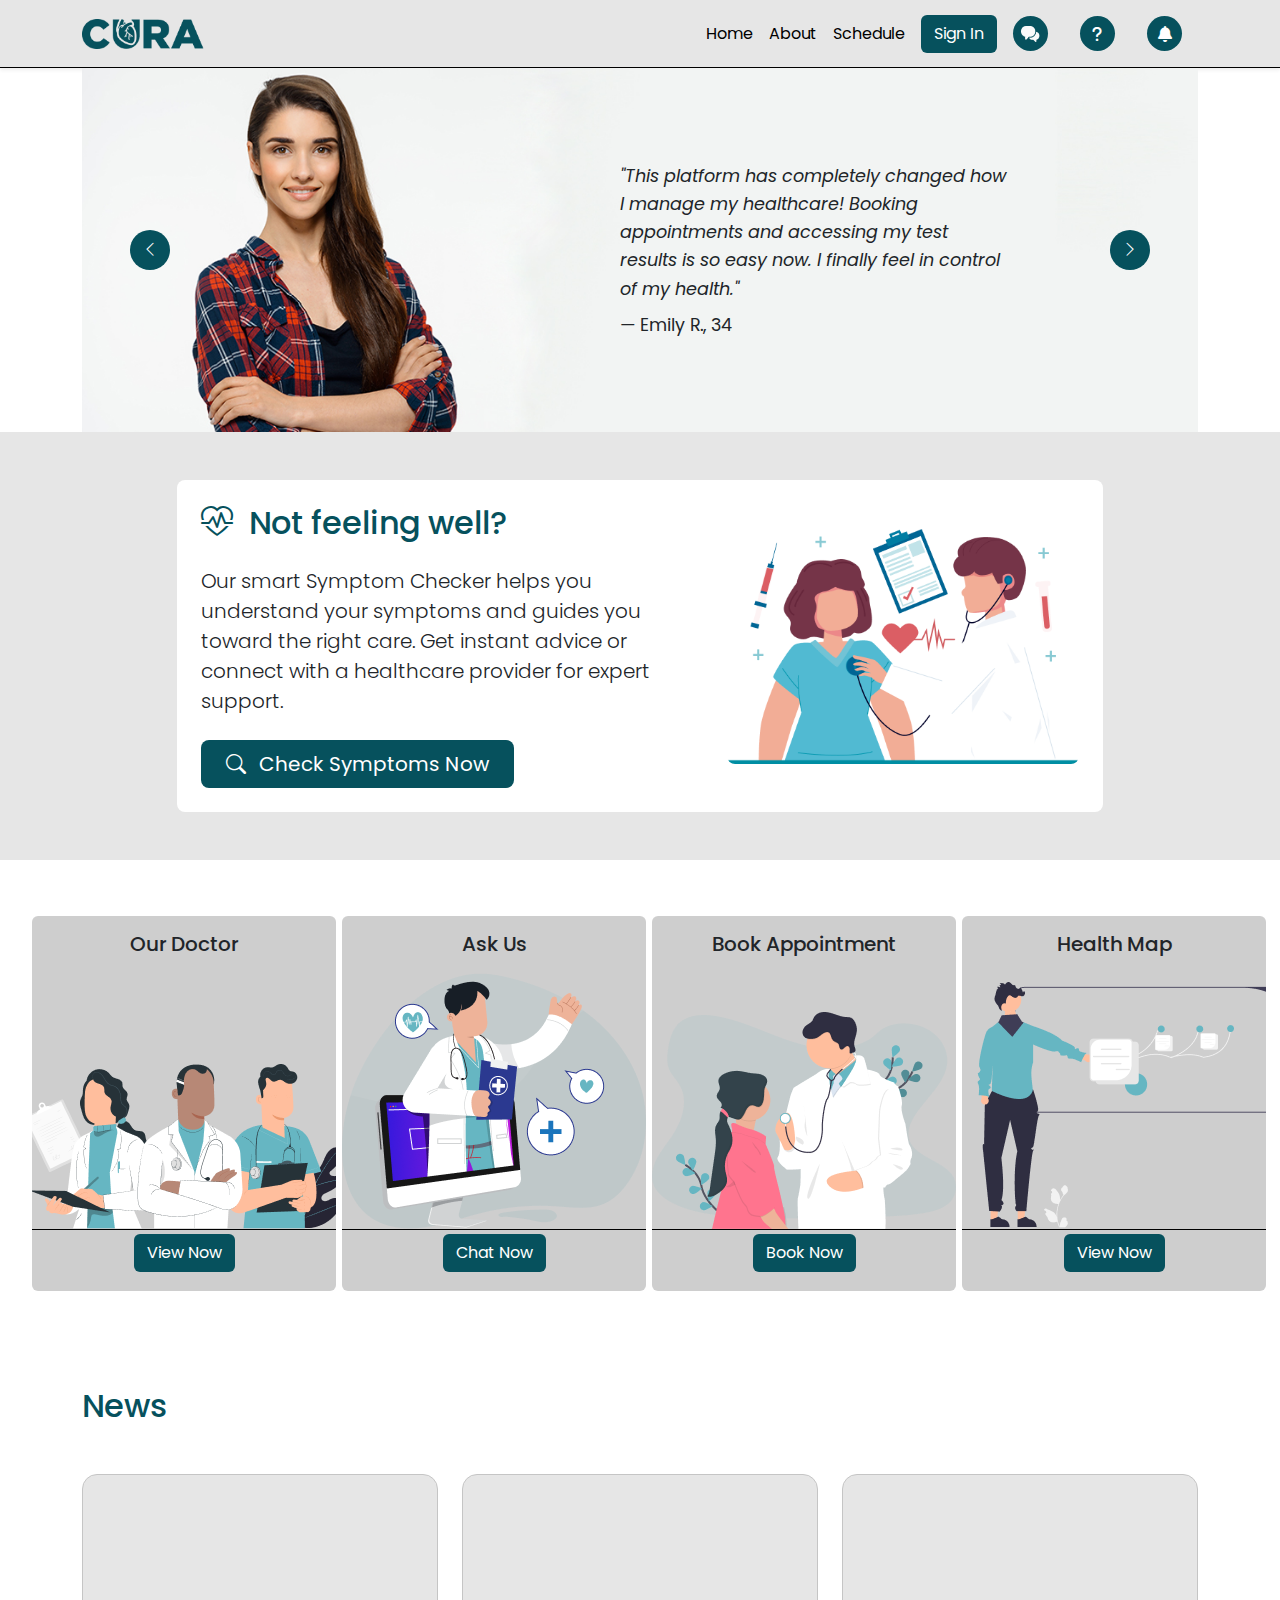
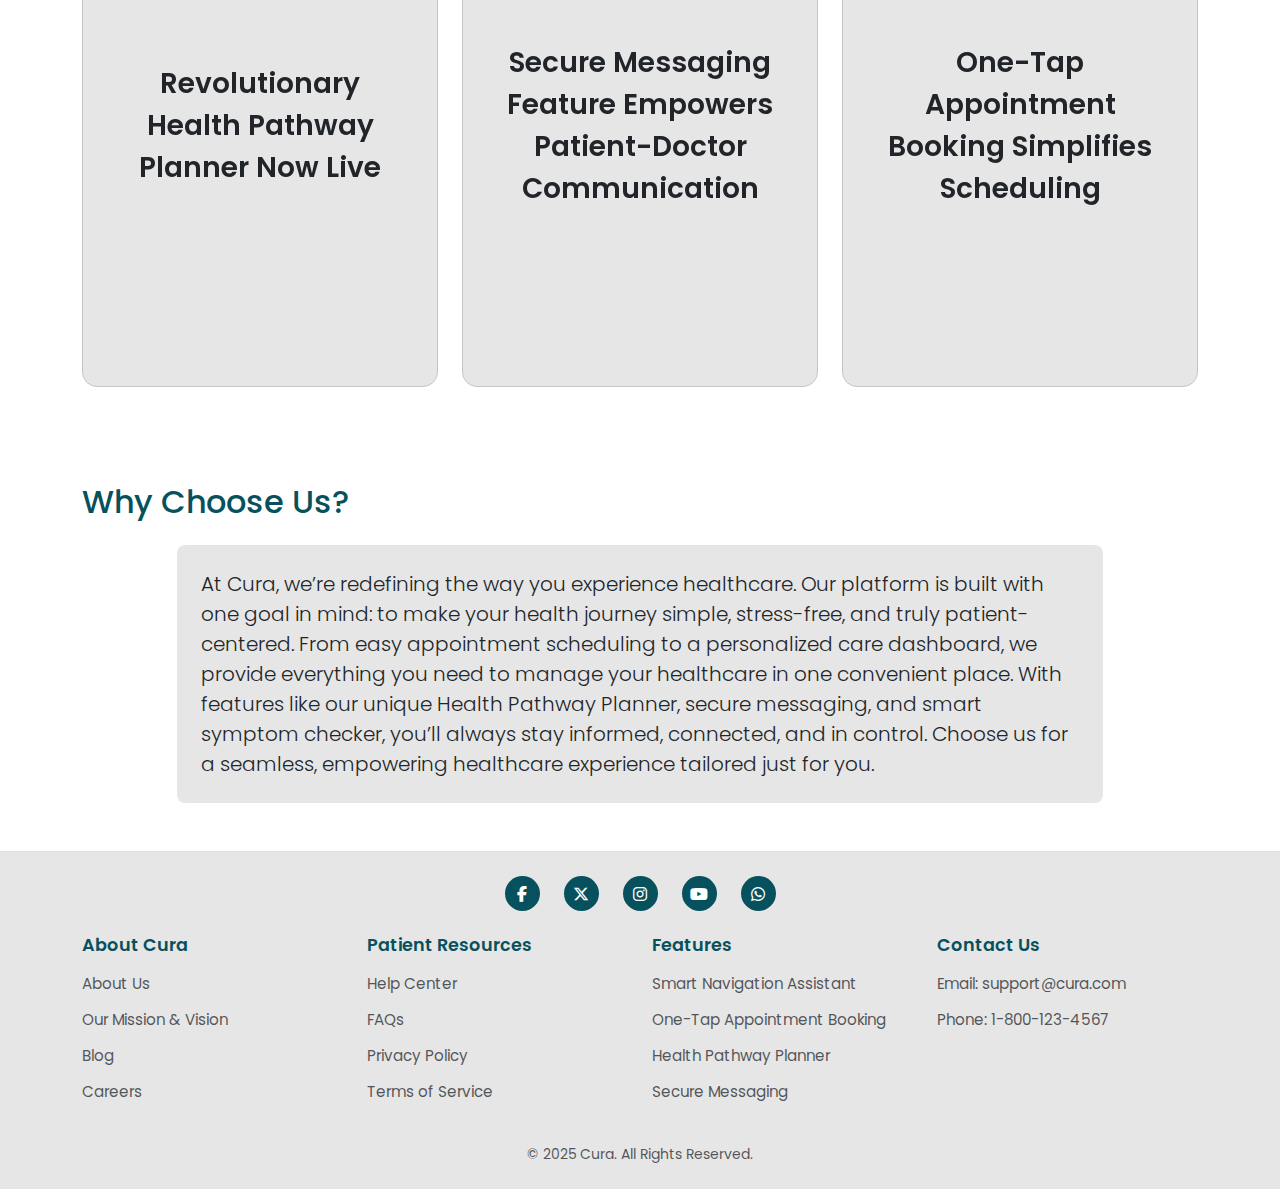
<file: index.html>
<!DOCTYPE html>
<html lang="en">

<head>
  <!-- Essential Meta Tags -->
  <meta charset="UTF-8" />
  <meta name="viewport" content="width=device-width, initial-scale=1.0" />
  <title>Cura - Your Trusted Healthcare Partner</title>

  <!-- Core Stylesheets -->
  <link rel="stylesheet" href="./homepage/assets/css/bootstrap.min.css" />
  <link rel="stylesheet" href="./homepage/assets/css/homepage.css" />

  <!-- Icon Libraries -->
  <link rel="stylesheet" href="https://cdn.jsdelivr.net/npm/bootstrap-icons@1.11.1/font/bootstrap-icons.css" />
  <link rel="stylesheet" href="https://cdnjs.cloudflare.com/ajax/libs/font-awesome/6.7.2/css/all.min.css" />
</head>

<body>
  <!-- Main Navigation -->
  <nav class="navbar navbar-expand-lg shadow-sm border-bottom border-black">
    <div class="container">
      <!-- Changed from container-fluid -->
      <!-- Brand Logo -->
      <a class="navbar-brand" href="#">
        <img src="./assets/Images/logo.png" alt="Cura Healthcare Logo" height="30" />
      </a>

      <!-- Mobile Toggle -->
      <button class="navbar-toggler" type="button" data-bs-toggle="collapse" data-bs-target="#navbarNav">
        <span class="navbar-toggler-icon"></span>
      </button>

      <!-- Navigation Links -->
      <div class="collapse navbar-collapse" id="navbarNav">
        <ul class="navbar-nav ms-auto align-items-lg-center">
          <li class="nav-item">
            <a class="nav-link" href="#">Home</a>
          </li>
          <li class="nav-item">
            <a class="nav-link" href="./about/about.html">About</a>
          </li>
          <li class="nav-item">
            <a class="nav-link" href="./Schedule/schedule.html">Schedule</a>
            <!-- Fixed capitalization -->
          </li>
          <!-- Authentication -->
          <li class="nav-item ms-2">
            <a class="btn sign-in-btn" href="#"  data-bs-toggle="modal" data-bs-target="#contactModal">Sign In</a>
          </li>
          <!-- Utility Icons -->
          <li class="nav-item mx-2">
            <a href="./chat/chat.html" class="nav-link">
              <div class="icon-circle">
                <img src="./assets/Images/Group 78.png" alt="User Profile" />
              </div>
            </a>
          </li>
          <li class="nav-item mx-2">
            <a href="#" class="nav-link">
              <div class="icon-circle">
                <i class="fa-solid fa-question"></i>
              </div>
            </a>
          </li>
          <li class="nav-item mx-2">
            <a href="#" class="nav-link">
              <div class="icon-circle">
                <i class="fa-solid fa-bell"></i>
              </div>
            </a>
          </li>
        </ul>
      </div>
    </div>
  </nav>

  <!-- Hero Section -->
  <section class="hero-section">
    <div class="container">
      <div class="hero-content position-relative">
        <!-- Hero Image -->
        <img src="./assets/Images/homepage-banner.png" class="img-fluid" alt="Healthcare Dashboard Preview" />

        <!-- Testimonial Quote -->
        <p class="testimonial-text position-absolute top-50 end-0 translate-middle-y fst-italic">
          "This platform has completely changed how I manage my healthcare!
          Booking appointments and accessing my test results is so easy now. I
          finally feel in control of my health."
          <span class="d-block mt-2 fst-normal">— Emily R., 34</span>
        </p>

        <!-- Slider Navigation -->
        <div class="hero-nav">
          <button class="nav-btn position-absolute top-50 start-0 translate-middle-y ms-5">
            <i class="bi bi-chevron-left"></i>
          </button>
          <button class="nav-btn position-absolute top-50 end-0 translate-middle-y me-5">
            <i class="bi bi-chevron-right"></i>
          </button>
        </div>
      </div>
    </div>
  </section>

  <!-- Symptom Checker Section -->
  <section class="symptom-checker-section py-5" style="background-color: var(--gray-light)">
    <div class="container">
      <div class="row justify-content-center">
        <div class="col-lg-10">
          <!-- Changed from col-lg-12 -->
          <div class="checker-card p-4 bg-white rounded-3">
            <div class="row align-items-center g-4">
              <!-- Content Area -->
              <div class="col-lg-7">
                <h2 class="mb-4" style="color: #06515d">
                  <i class="bi bi-heart-pulse me-2"></i>
                  Not feeling well?
                </h2>
                <p class="lead mb-4">
                  Our smart Symptom Checker helps you understand your symptoms
                  and guides you toward the right care. Get instant advice or
                  connect with a healthcare provider for expert support.
                </p>
                <a href="./symAccordian/symAccordian.html" class="btn btn-lg text-white px-4"
                  style="background-color: #06515d">
                  <i class="bi bi-search me-2"></i>
                  Check Symptoms Now
                </a>
              </div>

              <!-- Image Area -->
              <div class="col-lg-5">
                <div class="image-wrapper rounded-3 overflow-hidden">
                  <img src="./assets/Images/homepage-sec2.png" class="img-fluid w-100"
                    alt="Symptom Checker Interface" />
                </div>
              </div>
            </div>
          </div>
        </div>
      </div>
    </div>
  </section>

  <!-- Services Section -->
  <section class="services-section py-5">
    <div class="container-fluid">
      <div class="row mx-2 mt-2">
        <!-- Card 1 -->
        <div class="col-lg-3 col-md-6">
          <div class="card border-0" style="width: 304px; height: 375px; background-color: #cecece">
            <h5 class="card-title mt-3 text-center">Our Doctor</h5>
            <img src="./assets/Images/homepage-ourdoc-image.png" class="" alt="Primary Care"
              style="margin-top: 100px" />
            <div
              class="card-body border-top border-black d-flex justify-content-center align-items-d-flex justify-content-center align-items-center pt-0">
              <a href="./about/about.html" class="btn text-white" style="background-color: #06515d">
                View Now
              </a>
            </div>
          </div>
        </div>

        <!-- Card 2 -->
        <div class="col-lg-3 col-md-6">
          <div class="card border-0" style="width: 304px; height: 375px; background-color: #cecece">
            <h5 class="card-title mt-3 text-center">Ask Us</h5>
            <img src="./assets/Images/homepage-askus-image.png" class="img-fluid" alt="Primary Care"
              style="margin-top: 9px" />
            <div
              class="card-body border-top border-black d-flex justify-content-center align-items-d-flex justify-content-center align-items-center pt-0">
              <a href="./secMsg/secMsg.html" class="btn text-white" style="background-color: #06515d">
                Chat Now
              </a>
            </div>
          </div>
        </div>

        <!-- Card 3 -->
        <div class="col-lg-3 col-md-6">
          <div class="card border-0" style="width: 304px; height: 375px; background-color: #cecece">
            <h5 class="card-title mt-3 text-center">Book Appointment</h5>
            <img src="./assets/Images/homepage-apportment-image.png" class="" alt="Primary Care"
              style="margin-top: 48px" />
            <div
              class="card-body border-top border-black d-flex justify-content-center align-items-d-flex justify-content-center align-items-center pt-0">
              <a href="./Schedule/schedule.html" class="btn text-white" style="background-color: #06515d">
                Book Now
              </a>
            </div>
          </div>
        </div>

        <!-- Card 4 -->
        <div class="col-lg-3 col-md-6">
          <div class="card border-0" style="width: 304px; height: 375px; background-color: #cecece">
            <h5 class="card-title mt-3 text-center">Health Map</h5>
            <img src="./assets/Images/homepage-healthmap-image.png" class="" alt="Primary Care"
              style="margin-top: 18px" />
            <div
              class="card-body border-top border-black d-flex justify-content-center align-items-d-flex justify-content-center align-items-center pt-0">
              <a href="./healthMap/healthMap.html" class="btn text-white" style="background-color: #06515d">
                View Now
              </a>
            </div>
          </div>
        </div>
      </div>
    </div>
  </section>
  <!-- News Section -->
  <section class="news-section py-5">
    <div class="container">
      <h2 class="text-start mb-5" style="color: #06515d">News</h2>
      <div class="row g-4 justify-content-center">
        <!-- News Cards -->
        <div class="col-lg-4 col-md-6">
          <div class="news-card">
            <div class="news-card-inner">
              <div class="news-card-front">
                <h3>Revolutionary Health Pathway Planner Now Live</h3>
              </div>
              <div class="news-card-back">
                <p>
                  Take control of your health like never before with our
                  innovative Health Pathway Planner. Visualize every step of
                  your journey, from diagnosis to recovery, and stay informed
                  with real-time updates.
                </p>
              </div>
            </div>
          </div>
        </div>
        <!-- Card 2 -->
        <div class="col-lg-4 col-md-6">
          <div class="news-card">
            <div class="news-card-inner">
              <div class="news-card-front">
                <h3>
                  Secure Messaging Feature Empowers Patient-Doctor
                  Communication
                </h3>
              </div>
              <div class="news-card-back">
                <p>
                  Say goodbye to long waits for follow-ups! Our encrypted
                  messaging system keeps you connected with your healthcare
                  provider, ensuring quick and secure communication anytime.
                </p>
              </div>
            </div>
          </div>
        </div>
        <!-- Card 3 -->
        <div class="col-lg-4 col-md-6">
          <div class="news-card">
            <div class="news-card-inner">
              <div class="news-card-front">
                <h3>One-Tap Appointment Booking Simplifies Scheduling</h3>
              </div>
              <div class="news-card-back">
                <p>
                  Never miss an appointment again! Our one-tap booking system
                  integrates with your calendar and sends you reminders,
                  making scheduling and managing your healthcare stress-free.
                </p>
              </div>
            </div>
          </div>
        </div>
      </div>
    </div>
  </section>

  <!-- Why Choose Us Section -->
  <section class="why-choose-section py-5">
    <div class="container">
      <h2 class="text-start mb-4" style="color: #06515d">Why Choose Us?</h2>
      <div class="row justify-content-center">
        <div class="col-lg-10">
          <div class="choose-card p-4 rounded-3" style="background-color: var(--gray-light)">
            <p class="lead mb-0">
              At Cura, we’re redefining the way you experience healthcare. Our
              platform is built with one goal in mind: to make your health
              journey simple, stress-free, and truly patient-centered. From
              easy appointment scheduling to a personalized care dashboard, we
              provide everything you need to manage your healthcare in one
              convenient place. With features like our unique Health Pathway
              Planner, secure messaging, and smart symptom checker, you’ll
              always stay informed, connected, and in control. Choose us for a
              seamless, empowering healthcare experience tailored just for
              you.
            </p>
          </div>
        </div>
      </div>
    </div>
  </section>

  <!-- Footer -->
  <footer class="py-4" style="background-color: var(--gray-light)">
    <!-- Social Media Icons -->
    <div class="container mb-4">
      <div class="social-icons d-flex justify-content-center gap-4">
        <!-- Facebook -->
        <a href="#" class="social-link">
          <div class="icon-circle">
            <i class="fa-brands fa-facebook-f"></i>
          </div>
        </a>
        <!-- Twitter -->
        <a href="#" class="social-link">
          <div class="icon-circle">
            <i class="fa-brands fa-x-twitter"></i>
          </div>
        </a>
        <!-- Instagram -->
        <a href="#" class="social-link">
          <div class="icon-circle">
            <i class="fa-brands fa-instagram"></i>
          </div>
        </a>
        <!-- YouTube -->
        <a href="#" class="social-link">
          <div class="icon-circle">
            <i class="fa-brands fa-youtube"></i>
          </div>
        </a>
        <!-- WhatsApp -->
        <a href="#" class="social-link">
          <div class="icon-circle">
            <i class="fa-brands fa-whatsapp"></i>
          </div>
        </a>
      </div>
    </div>

    <!-- Footer Links -->
    <div class="container mb-4">
      <div class="row g-4">
        <!-- About Cura -->
        <div class="col-lg-3 col-md-6">
          <h5 class="mb-3">About Cura</h5>
          <ul class="list-unstyled">
            <li><a href="#" class="text-muted">About Us</a></li>
            <li><a href="#" class="text-muted">Our Mission & Vision</a></li>
            <li><a href="#" class="text-muted">Blog</a></li>
            <li><a href="#" class="text-muted">Careers</a></li>
          </ul>
        </div>

        <!-- Patient Resources -->
        <div class="col-lg-3 col-md-6">
          <h5 class="mb-3">Patient Resources</h5>
          <ul class="list-unstyled">
            <li><a href="#" class="text-muted">Help Center</a></li>
            <li><a href="#" class="text-muted">FAQs</a></li>
            <li><a href="#" class="text-muted">Privacy Policy</a></li>
            <li><a href="#" class="text-muted">Terms of Service</a></li>
          </ul>
        </div>

        <!-- Features -->
        <div class="col-lg-3 col-md-6">
          <h5 class="mb-3">Features</h5>
          <ul class="list-unstyled">
            <li>
              <a href="#" class="text-muted">Smart Navigation Assistant</a>
            </li>
            <li>
              <a href="#" class="text-muted">One-Tap Appointment Booking</a>
            </li>
            <li><a href="#" class="text-muted">Health Pathway Planner</a></li>
            <li><a href="#" class="text-muted">Secure Messaging</a></li>
          </ul>
        </div>

        <!-- Contact -->
        <div class="col-lg-3 col-md-6">
          <h5 class="mb-3">Contact Us</h5>
          <ul class="list-unstyled">
            <li>
              <a href="#" class="text-muted">Email: support@cura.com</a>
            </li>
            <li><a href="#" class="text-muted">Phone: 1-800-123-4567</a></li>
          </ul>
        </div>
      </div>
    </div>

    <!-- Copyright -->
    <div class="container">
      <p class="text-center text-muted small mb-0">
        &copy; 2025 Cura. All Rights Reserved.
      </p>
    </div>
  </footer>

  <!-- Modal Structure -->
  <div class="modal fade" id="contactModal" tabindex="-1" aria-labelledby="modalLabel">
    <div class="modal-dialog modal-dialog-centered modal-lg">
      <div class="modal-content">
        <!-- Header Section -->
        <div class="modal-header text-white" style="background-color: #06515d;">
          <h2 class="modal-title fs-5" id="modalLabel">Contact Information</h2>
          <button type="button" class="btn-close btn-close-white" data-bs-dismiss="modal" aria-label="Close"></button>
        </div>

        <!-- Form Body -->
        <form id="contactForm" novalidate>
          <div class="modal-body">
            <div class="row g-3">
              <!-- Personal Information -->
              <div class="col-md-6">
                <label for="fullName" class="form-label">Full Name <span class="text-danger">*</span></label>
                <input type="text" class="form-control" id="fullName" required pattern="[A-Za-z ]{3,}">
                <div class="invalid-feedback">Please enter a valid name (min 3 characters)</div>
              </div>

              <div class="col-md-6">
                <label for="email" class="form-label">Email Address <span class="text-danger">*</span></label>
                <input type="email" class="form-control" id="email" required>
                <div class="invalid-feedback">Please provide a valid email</div>
              </div>

              <!-- Contact Details -->
              <div class="col-12">
                <label for="phone" class="form-label">Phone Number</label>
                <input type="tel" class="form-control" id="phone" pattern="[0-9]{10}">
                <div class="invalid-feedback">10-digit number required</div>
              </div>

              <!-- Message Section -->
              <div class="col-12">
                <label for="message" class="form-label">Your Message <span class="text-danger">*</span></label>
                <textarea class="form-control" id="message" rows="4" required></textarea>
                <div class="invalid-feedback">Please write your message</div>
              </div>

              <!-- Additional Options -->
              <div class="col-12">
                <div class="form-check">
                  <input class="form-check-input" type="checkbox" id="newsletter">
                  <label class="form-check-label" for="newsletter">
                    Subscribe to newsletter
                  </label>
                </div>
              </div>
            </div>
          </div>

          <!-- Form Footer -->
          <div class="modal-footer">
            <button type="button" class="btn btn-secondary" data-bs-dismiss="modal">Close</button>
            <button type="submit" class="btn text-white" style="background-color: #06515d;">Submit Form</button>
          </div>
        </form>
      </div>
    </div>
  </div>


  <!-- Scripts -->
  <script src="./homepage/assets/js/bootstrap.bundle.min.js"></script>
  <!-- Custom Validation Script -->
<script>
  (() => {
    'use strict'
    const forms = document.querySelectorAll('.needs-validation')
    
    Array.from(forms).forEach(form => {
      form.addEventListener('submit', event => {
        if (!form.checkValidity()) {
          event.preventDefault()
          event.stopPropagation()
        }
        form.classList.add('was-validated')
      }, false)
    })
  })()
  </script>
</body>

</html>
</file>
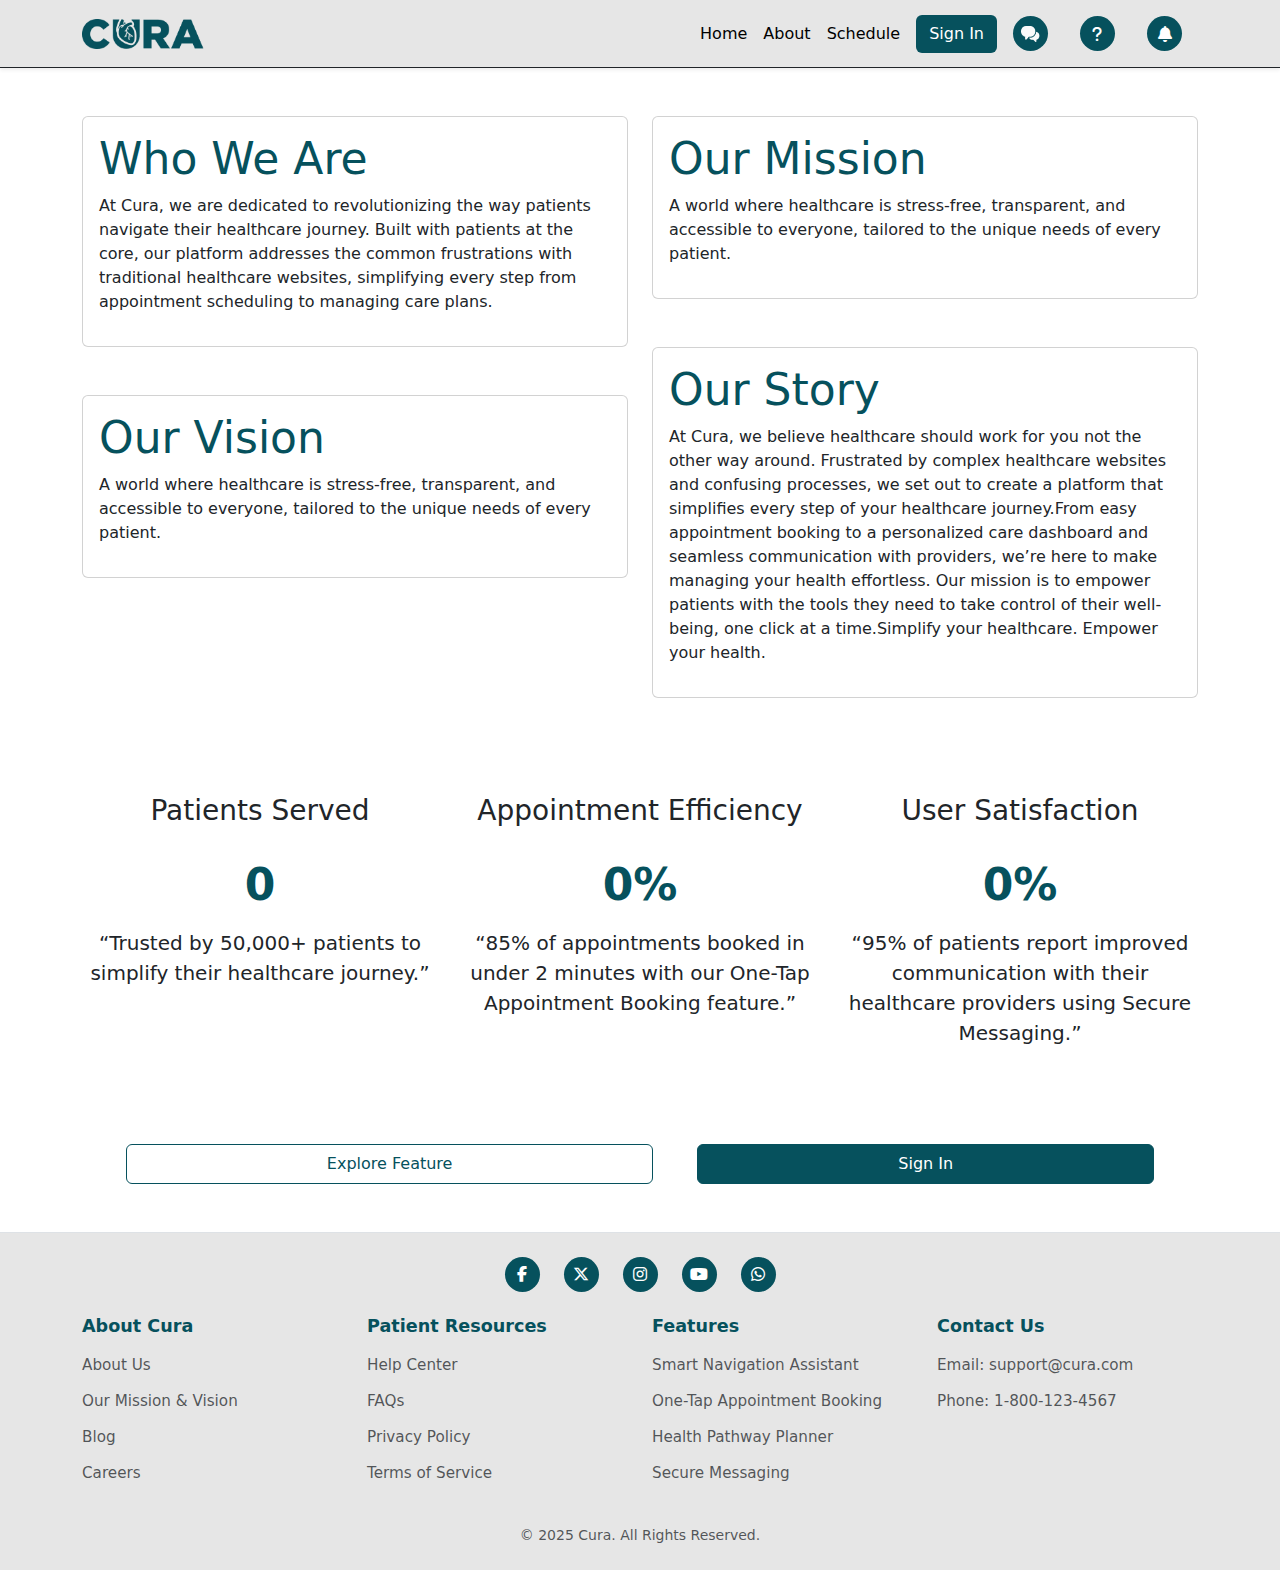
<file: about/about.html>
<!doctype html>
<html lang="en">

<head>
    <title>Title</title>
    <!-- Required meta tags -->
    <meta charset="utf-8" />
    <meta name="viewport" content="width=device-width, initial-scale=1, shrink-to-fit=no" />

    <!-- Bootstrap CSS v5.2.1 -->
    <link rel="stylesheet" href="./assets/css/bootstrap.min.css">
    <link rel="stylesheet" href="./assets/css/about.css">
    <!-- Icon Libraries -->
    <link rel="stylesheet" href="https://cdn.jsdelivr.net/npm/bootstrap-icons@1.11.1/font/bootstrap-icons.css"/>
    <link rel="stylesheet" href="https://cdnjs.cloudflare.com/ajax/libs/font-awesome/6.7.2/css/all.min.css"/>
</head>

<body>
    <!-- Main Navigation -->
    <nav class="navbar navbar-expand-lg shadow-sm border-bottom border-dark">
        <div class="container">
            <!-- Changed from container-fluid -->
            <!-- Brand Logo -->
            <a class="navbar-brand" href="#">
                <img src="../assets/Images/logo.png" alt="Cura Healthcare Logo" height="30" />
            </a>

            <!-- Mobile Toggle -->
            <button class="navbar-toggler" type="button" data-bs-toggle="collapse" data-bs-target="#navbarNav">
                <span class="navbar-toggler-icon"></span>
            </button>

            <!-- Navigation Links -->
            <div class="collapse navbar-collapse" id="navbarNav">
                <ul class="navbar-nav ms-auto align-items-lg-center">
                    <li class="nav-item">
                        <a class="nav-link" href="../index.html">Home</a>
                    </li>
                    <li class="nav-item">
                        <a class="nav-link" href="#">About</a>
                    </li>
                    <li class="nav-item">
                        <a class="nav-link" href="../Schedule/schedule.html">Schedule</a>
                        <!-- Fixed capitalization -->
                    </li>
                    <!-- Authentication -->
                    <li class="nav-item ms-2">
                        <a class="btn sign-in-btn" href="#">Sign In</a>
                    </li>
                    <!-- Utility Icons -->
                    <li class="nav-item mx-2">
                        <a href="#" class="nav-link">
                            <div class="icon-circle">
                                <img src="../assets/Images/Group 78.png" alt="User Profile" />
                            </div>
                        </a>
                    </li>
                    <li class="nav-item mx-2">
                        <a href="#" class="nav-link">
                            <div class="icon-circle">
                                <i class="fa-solid fa-question"></i>
                            </div>
                        </a>
                    </li>
                    <li class="nav-item mx-2">
                        <a href="#" class="nav-link">
                            <div class="icon-circle">
                                <i class="fa-solid fa-bell"></i>
                            </div>
                        </a>
                    </li>
                </ul>
            </div>
        </div>
    </nav>

    <!-- ABOUT SECTION START -->
    <section class="about">
        <div class="container">
            <div class="row">
                <div class="col-12 col-md-6 col-lg-6 justify-content-sm-center">
                    <div class="card mt-5">
                        <div class="card-body">
                            <h3 class="card-title" style="font-size: 44px; color: #06515D;">Who We Are</h3>
                            <p>At Cura, we are dedicated to revolutionizing the way patients navigate their healthcare
                                journey. Built with patients at the core, our platform addresses the common frustrations
                                with traditional healthcare websites, simplifying every step from appointment scheduling
                                to managing care plans.</p>
                        </div>
                    </div>
                </div>
                <div class="col-12 col-md-6 col-lg-6 justify-content-sm-center">
                    <div class="card mt-5">
                        <div class="card-body">
                            <h3 class="card-title" style="font-size: 44px; color: #06515D;">Our Mission</h3>
                            <p>A world where healthcare is stress-free, transparent, and accessible to everyone,
                                tailored to the unique needs of every patient.</p>
                        </div>
                    </div>
                </div>
                <div class="col-12 col-md-6 col-lg-6 justify-content-sm-center">
                    <div class="card mb-5 mt-5">
                        <div class="card-body">
                            <h3 class="card-title" style="font-size: 44px; color: #06515D;">Our Vision</h3>
                            <p>A world where healthcare is stress-free, transparent, and accessible to everyone,
                                tailored to the unique needs of every patient.</p>
                        </div>
                    </div>
                </div>
                <div class="col-12 col-md-6 col-lg-6 justify-content-sm-center">
                    <div class="card mb-5">
                        <div class="card-body">
                            <h3 class="card-title" style="font-size: 44px; color: #06515D;">Our Story</h3>
                            <p>At Cura, we believe healthcare should work for you not the other way around. Frustrated
                                by complex healthcare websites and confusing processes, we set out to create a platform
                                that simplifies every step of your healthcare journey.From easy appointment booking to a
                                personalized care dashboard and seamless communication with providers, we’re here to
                                make managing your health effortless. Our mission is to empower patients with the tools
                                they need to take control of their well-being, one click at a time.Simplify your
                                healthcare. Empower your health.</p>
                        </div>
                    </div>
                </div>

            </div>
        </div>
    </section>
    <!-- ABOUT SECTION END -->

    <!-- SERVICE SECTION START -->
    <section class="service mt-5">
        <div class="container">
            <div class="row">
                <div class="col-12 col-md-4 col-lg-4">
                    <div class="service-info text-center">
                        <h2 style="font-size: 28px;" class="pb-4">Patients Served</h2>
                        <h4 style="color: #06515D; font-size: 44px; font-weight: 600;" class="pb-2">0</h4>
                        <p style="font-size: 20px;">“Trusted by 50,000+ patients to simplify their healthcare journey.”
                        </p>
                    </div>
                </div>
                <div class="col-12 col-lg-4">
                    <div class="service-info text-center">
                        <h2 style="font-size: 28px;" class="pb-4">Appointment Efficiency</h2>
                        <h4 style="color: #06515D; font-size: 44px; font-weight: 600;" class="pb-2">0%</h4>
                        <p style="font-size: 20px;">“85% of appointments booked in under 2 minutes with our One-Tap
                            Appointment Booking feature.”</p>
                    </div>
                </div>
                <div class="col-12 col-lg-4">
                    <div class="service-info text-center mb-5">
                        <h2 style="font-size: 28px;" class="pb-4">User Satisfaction</h2>
                        <h4 style="color: #06515D; font-size: 44px; font-weight: 600;" class="pb-2">0%</h4>
                        <p style="font-size: 20px;">“95% of patients report improved communication with their healthcare
                            providers using Secure Messaging.”</p>
                    </div>
                </div>

                <div class="button-grp d-lg-flex d-md-flex justify-content-lg-evenly justify-content-md-evenly   mt-5">
                    <a href="#" class="btn mb-5"
                        style="border:1px solid #06515D; padding: 7px 200px; color: #06515D;">Explore Feature</a>
                    <a href="#" class="btn text-white mb-5"
                        style="border:1px solid #06515D; padding: 7px 200px; background-color: #06515D;">Sign In</a>
                </div>
            </div>
        </div>
    </section>
    <!-- SERVICE SECTION END -->

     <!-- Footer -->
     <footer class="py-4" style="background-color: var(--gray-light)">
        <!-- Social Media Icons -->
        <div class="container mb-4">
          <div class="social-icons d-flex justify-content-center gap-4">
            <!-- Facebook -->
            <a href="#" class="social-link">
              <div class="icon-circle">
                <i class="fa-brands fa-facebook-f"></i>
              </div>
            </a>
            <!-- Twitter -->
            <a href="#" class="social-link">
              <div class="icon-circle">
                <i class="fa-brands fa-x-twitter"></i>
              </div>
            </a>
            <!-- Instagram -->
            <a href="#" class="social-link">
              <div class="icon-circle">
                <i class="fa-brands fa-instagram"></i>
              </div>
            </a>
            <!-- YouTube -->
            <a href="#" class="social-link">
              <div class="icon-circle">
                <i class="fa-brands fa-youtube"></i>
              </div>
            </a>
            <!-- WhatsApp -->
            <a href="#" class="social-link">
              <div class="icon-circle">
                <i class="fa-brands fa-whatsapp"></i>
              </div>
            </a>
          </div>
        </div>
  
        <!-- Footer Links -->
        <div class="container mb-4">
          <div class="row g-4">
            <!-- About Cura -->
            <div class="col-lg-3 col-md-6">
              <h5 class="mb-3">About Cura</h5>
              <ul class="list-unstyled">
                <li><a href="#" class="text-muted">About Us</a></li>
                <li><a href="#" class="text-muted">Our Mission & Vision</a></li>
                <li><a href="#" class="text-muted">Blog</a></li>
                <li><a href="#" class="text-muted">Careers</a></li>
              </ul>
            </div>
  
            <!-- Patient Resources -->
            <div class="col-lg-3 col-md-6">
              <h5 class="mb-3">Patient Resources</h5>
              <ul class="list-unstyled">
                <li><a href="#" class="text-muted">Help Center</a></li>
                <li><a href="#" class="text-muted">FAQs</a></li>
                <li><a href="#" class="text-muted">Privacy Policy</a></li>
                <li><a href="#" class="text-muted">Terms of Service</a></li>
              </ul>
            </div>
  
            <!-- Features -->
            <div class="col-lg-3 col-md-6">
              <h5 class="mb-3">Features</h5>
              <ul class="list-unstyled">
                <li>
                  <a href="#" class="text-muted">Smart Navigation Assistant</a>
                </li>
                <li>
                  <a href="#" class="text-muted">One-Tap Appointment Booking</a>
                </li>
                <li><a href="#" class="text-muted">Health Pathway Planner</a></li>
                <li><a href="#" class="text-muted">Secure Messaging</a></li>
              </ul>
            </div>
  
            <!-- Contact -->
            <div class="col-lg-3 col-md-6">
              <h5 class="mb-3">Contact Us</h5>
              <ul class="list-unstyled">
                <li>
                  <a href="#" class="text-muted">Email: support@cura.com</a>
                </li>
                <li><a href="#" class="text-muted">Phone: 1-800-123-4567</a></li>
              </ul>
            </div>
          </div>
        </div>
  
        <!-- Copyright -->
        <div class="container">
          <p class="text-center text-muted small mb-0">
            &copy; 2025 Cura. All Rights Reserved.
          </p>
        </div>
      </footer>

    <!-- Bootstrap JavaScript Libraries -->
    <script src="./assets/js/bootstrap.bundle.min.js"></script>
</body>

</html>
</file>
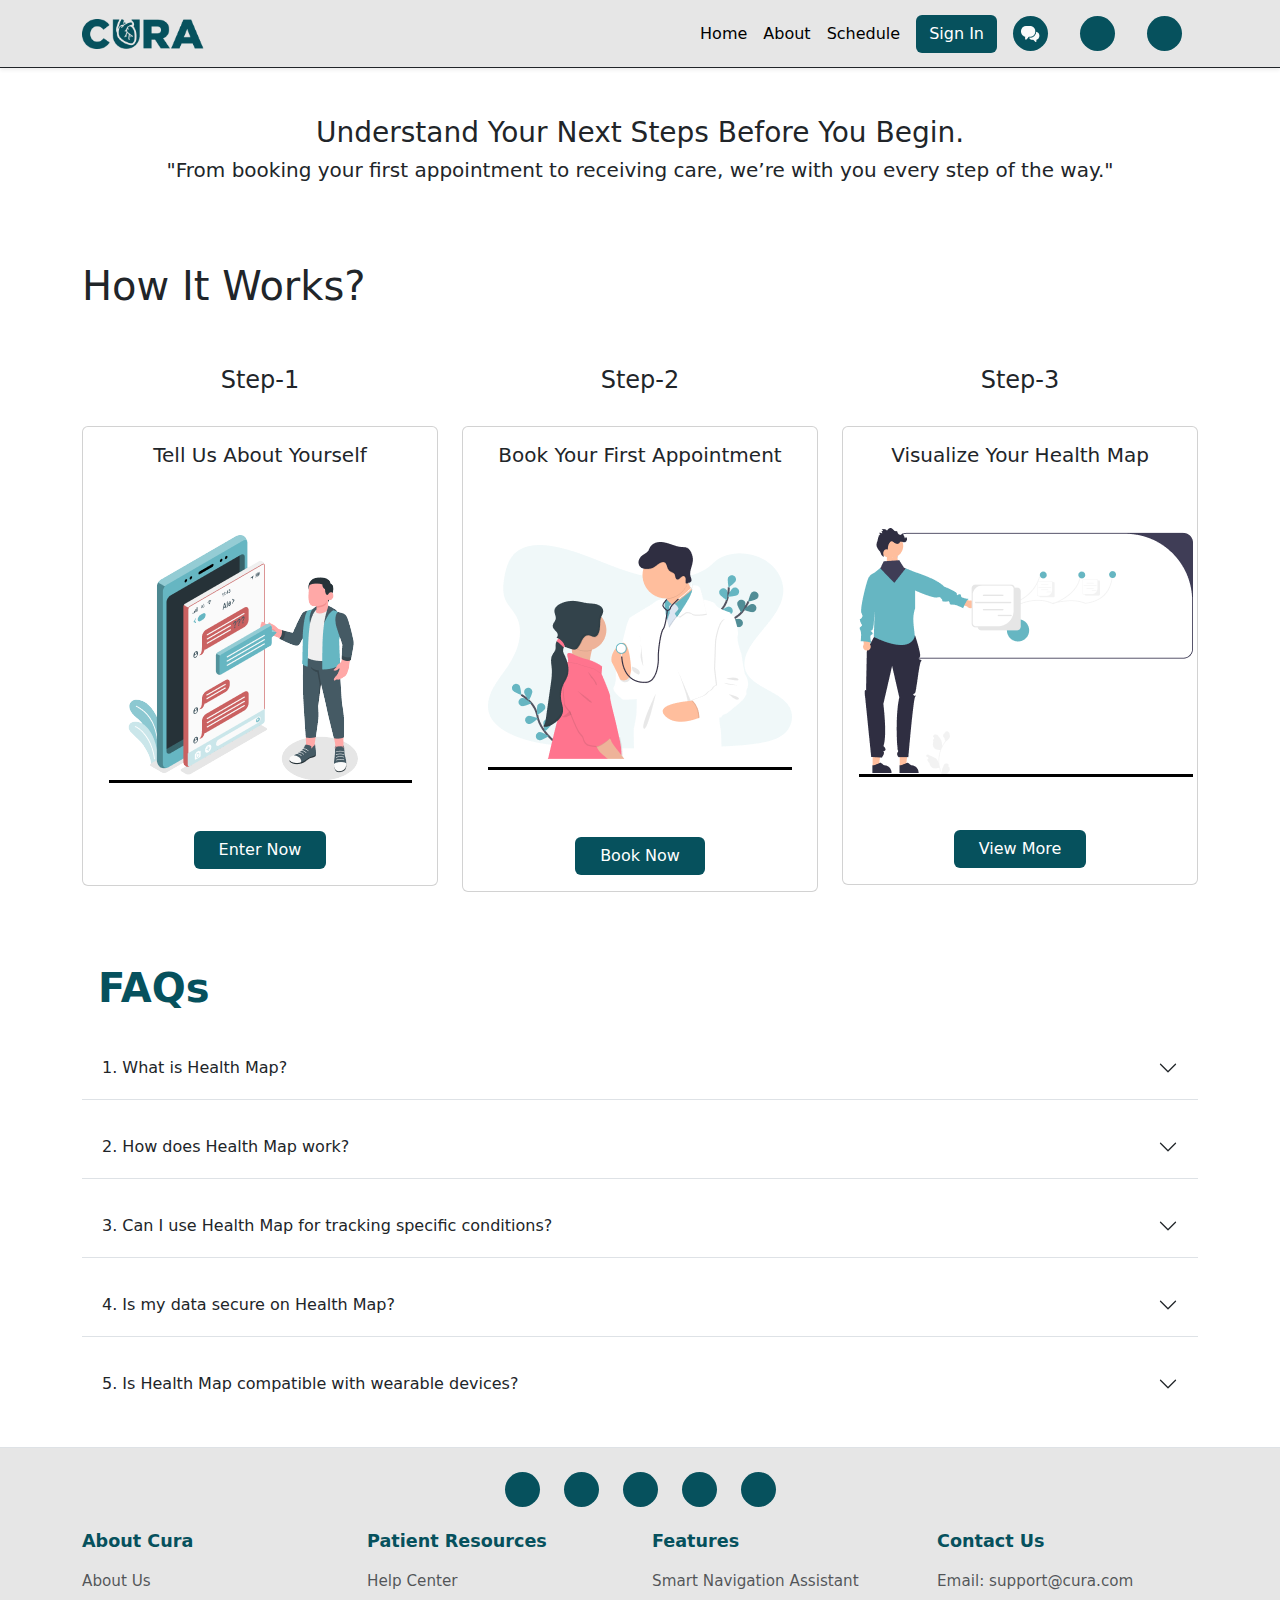
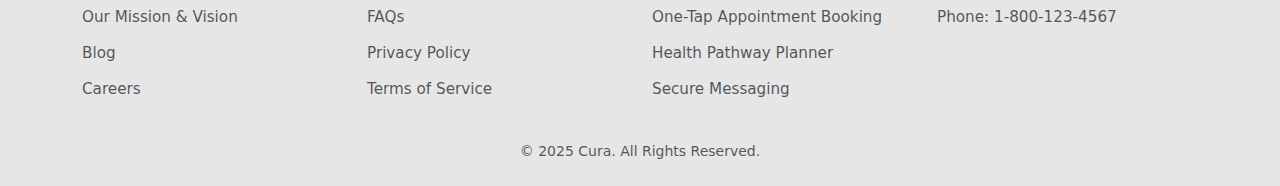
<file: healthMap/healthMap.html>
<!doctype html>
<html lang="en">

<head>
    <title>Title</title>
    <!-- Required meta tags -->
    <meta charset="utf-8" />
    <meta name="viewport" content="width=device-width, initial-scale=1, shrink-to-fit=no" />

    <!-- Bootstrap CSS v5.2.1 -->
    <link rel="stylesheet" href="./assets/css/bootstrap.min.css">
    <link rel="stylesheet" href="./assets/css/healthMap.css">
</head>

<body>
    <!-- Main Navigation -->
    <nav class="navbar navbar-expand-lg shadow-sm border-bottom border-dark">
        <div class="container">
            <!-- Changed from container-fluid -->
            <!-- Brand Logo -->
            <a class="navbar-brand" href="#">
                <img src="../assets/Images/logo.png" alt="Cura Healthcare Logo" height="30" />
            </a>

            <!-- Mobile Toggle -->
            <button class="navbar-toggler" type="button" data-bs-toggle="collapse" data-bs-target="#navbarNav">
                <span class="navbar-toggler-icon"></span>
            </button>

            <!-- Navigation Links -->
            <div class="collapse navbar-collapse" id="navbarNav">
                <ul class="navbar-nav ms-auto align-items-lg-center">
                    <li class="nav-item">
                        <a class="nav-link" href="../index.html">Home</a>
                    </li>
                    <li class="nav-item">
                        <a class="nav-link" href="../about/about.html">About</a>
                    </li>
                    <li class="nav-item">
                        <a class="nav-link" href="../Schedule/schedule.html">Schedule</a>
                        <!-- Fixed capitalization -->
                    </li>
                    <!-- Authentication -->
                    <li class="nav-item ms-2">
                        <a class="btn sign-in-btn" href="#">Sign In</a>
                    </li>
                    <!-- Utility Icons -->
                    <li class="nav-item mx-2">
                        <a href="#" class="nav-link">
                            <div class="icon-circle">
                                <img src="../assets/Images/Group 78.png" alt="User Profile" />
                            </div>
                        </a>
                    </li>
                    <li class="nav-item mx-2">
                        <a href="#" class="nav-link">
                            <div class="icon-circle">
                                <i class="fa-solid fa-question"></i>
                            </div>
                        </a>
                    </li>
                    <li class="nav-item mx-2">
                        <a href="#" class="nav-link">
                            <div class="icon-circle">
                                <i class="fa-solid fa-bell"></i>
                            </div>
                        </a>
                    </li>
                </ul>
            </div>
        </div>
    </nav>

    <section class="info text-center">
        <div class="container">
            <div class="row">
                <h2 class="h3 pt-5">Understand Your Next Steps Before You Begin.</h2>
                <p class="h5 pb-4">"From booking your first appointment to receiving care, we’re with you every step of the
                    way."</p>
            </div>
        </div>
    </section>

    <section class="steps">
        <div class="container">
            <div class="row">
                <h3 class="text-start pt-5 pb-4" style="font-size: 40px;">
                    How It Works?
                </h3>
                <div class="col-4">
                    <h5 class="text-center fs-4 pb-4 pt-4">Step-1</h5>
                    <div class="card border-1" >
                        <div class="card-body text-center">
                            <h3 class="h5">Tell Us About Yourself</h3>
                            <img src="../assets/Images/health-map-1.png" alt="" class="mb-5 border-bottom border-3 border-black">
                            <a href="#" class="btn text-white px-4" style="background-color: #06515D;">Enter Now</a>
                        </div>

                    </div>
                </div>
                <div class="col-4">
                    <h5 class="text-center fs-4 pb-4 pt-4">Step-2</h5>
                    <div class="card border-1">
                        <div class="card-body text-center">
                            <h3 class="h5">Book Your First Appointment</h3>
                            <img src="../assets/Images/health-map-2.png" class="border-bottom border-3 border-black pb-2" alt=""  style="margin: 67px 0;">
                            <a href="#" class="btn text-white px-4" style="background-color: #06515D;">Book Now</a>
                        </div>

                    </div>
                </div>
                <div class="col-4">
                    <h5 class="text-center fs-4 pb-4 pt-4">Step-3</h5>
                    <div class="card border-1">
                        <div class="card-body text-center">
                            <h3 class="h5">Visualize Your Health Map</h3>
                            <img src="../assets/Images/health-map-3.png " class="border-bottom border-3 border-black" alt="" style="margin: 53px 0;">
                            <a href="#" class="btn text-white px-4" style="background-color: #06515D;">View More</a>
                        </div>

                    </div>
                </div>
            </div>
        </div>
    </section>

    <section class="faq mt-3 mb-3">
        <div class="container">
            <div class="row">
                <div class="col-lg-12">
                    <div class="title mt-5 ms-3">
                        <h2 style="color: #06515D; font-size: 40px; font-weight: 600; line-height: 65px;">FAQs</h2>
                    </div>
                    <div class="accordion accordion-flush mt-3" id="accordionFlushExample">
                        <div class="accordion-item mb-3">
                            <h2 class="accordion-header">
                                <button class="accordion-button collapsed" type="button" data-bs-toggle="collapse"
                                    data-bs-target="#collapseOne" style="font-size: 16px; font-weight: 500; line-height: 30px;">
                                    1. What is Health Map?
                                </button>
                            </h2>
                            <div id="collapseOne" class="accordion-collapse collapse"
                                data-bs-parent="#accordionFlushExample">
                                <div class="accordion-body justify-content-center" style="font-size: 16px; font-weight: 500; line-height: 30px;">
                                    Health Map is a platform that helps you track, analyze, and manage your health data, providing actionable insights to improve your well-being.
                                </div>
                            </div>
                        </div>
                        <div class="accordion-item mb-3">
                            <h2 class="accordion-header">
                                <button class="accordion-button collapsed" type="button" data-bs-toggle="collapse"
                                    data-bs-target="#collapseTwo" style="font-size: 16px; font-weight: 500; line-height: 30px;">
                                    2. How does Health Map work?
                                </button>
                            </h2>
                            <div id="collapseTwo" class="accordion-collapse collapse"
                                data-bs-parent="#accordionFlushExample">
                                <div class="accordion-body" style="font-size: 16px; font-weight: 500; line-height: 30px;">
                                    By integrating with your health data sources, Health Map analyzes trends, identifies potential risks, and offers recommendations tailored to your needs.
                                </div>
                            </div>
                        </div>
                        <div class="accordion-item mb-3">
                            <h2 class="accordion-header">
                                <button class="accordion-button collapsed" type="button" data-bs-toggle="collapse"
                                    data-bs-target="#collapseThree" style="font-size: 16px; font-weight: 500; line-height: 30px;">
                                    3. Can I use Health Map for tracking specific conditions?
                                </button>
                            </h2>
                            <div id="collapseThree" class="accordion-collapse collapse"
                                data-bs-parent="#accordionFlushExample">
                                <div class="accordion-body" style="font-size: 16px; font-weight: 500; line-height: 30px;">
                                    Yes, Health Map supports tracking for a variety of health conditions, including chronic illnesses, fitness goals, and preventive care.
                                </div>
                            </div>
                        </div>
                        <div class="accordion-item mb-3">
                            <h2 class="accordion-header">
                                <button class="accordion-button collapsed" type="button" data-bs-toggle="collapse"
                                    data-bs-target="#collapseFour" style="font-size: 16px; font-weight: 500; line-height: 30px;">
                                    4. Is my data secure on Health Map?
                                </button>
                            </h2>
                            <div id="collapseFour" class="accordion-collapse collapse"
                                data-bs-parent="#accordionFlushExample">
                                <div class="accordion-body" style="font-size: 16px; font-weight: 500; line-height: 30px;">
                                    Absolutely. We use advanced encryption and privacy measures to ensure your health data is safe and accessible only to you.
                                </div>
                            </div>
                        </div>
                        <div class="accordion-item mb-3">
                            <h2 class="accordion-header">
                                <button class="accordion-button collapsed" type="button" data-bs-toggle="collapse"
                                    data-bs-target="#collapseFive" style="font-size: 16px; font-weight: 500; line-height: 30px;">
                                    5. Is Health Map compatible with wearable devices?
                                </button>
                            </h2>
                            <div id="collapseFive" class="accordion-collapse collapse"
                                data-bs-parent="#accordionFlushExample">
                                <div class="accordion-body" style="font-size: 16px; font-weight: 500; line-height: 30px;">
                                    Yes, Health Map integrates seamlessly with most popular wearable devices to give you a comprehensive view of your health.
                                </div>
                            </div>
                        </div>
                    </div>
                </div>
            </div>
        </div>
    </section>

      <!-- Footer -->
      <footer class="py-4" style="background-color: var(--gray-light)">
        <!-- Social Media Icons -->
        <div class="container mb-4">
            <div class="social-icons d-flex justify-content-center gap-4">
                <!-- Facebook -->
                <a href="#" class="social-link">
                    <div class="icon-circle">
                        <i class="fa-brands fa-facebook-f"></i>
                    </div>
                </a>
                <!-- Twitter -->
                <a href="#" class="social-link">
                    <div class="icon-circle">
                        <i class="fa-brands fa-x-twitter"></i>
                    </div>
                </a>
                <!-- Instagram -->
                <a href="#" class="social-link">
                    <div class="icon-circle">
                        <i class="fa-brands fa-instagram"></i>
                    </div>
                </a>
                <!-- YouTube -->
                <a href="#" class="social-link">
                    <div class="icon-circle">
                        <i class="fa-brands fa-youtube"></i>
                    </div>
                </a>
                <!-- WhatsApp -->
                <a href="#" class="social-link">
                    <div class="icon-circle">
                        <i class="fa-brands fa-whatsapp"></i>
                    </div>
                </a>
            </div>
        </div>

        <!-- Footer Links -->
        <div class="container mb-4">
            <div class="row g-4">
                <!-- About Cura -->
                <div class="col-lg-3 col-md-6">
                    <h5 class="mb-3">About Cura</h5>
                    <ul class="list-unstyled">
                        <li><a href="#" class="text-muted">About Us</a></li>
                        <li><a href="#" class="text-muted">Our Mission & Vision</a></li>
                        <li><a href="#" class="text-muted">Blog</a></li>
                        <li><a href="#" class="text-muted">Careers</a></li>
                    </ul>
                </div>

                <!-- Patient Resources -->
                <div class="col-lg-3 col-md-6">
                    <h5 class="mb-3">Patient Resources</h5>
                    <ul class="list-unstyled">
                        <li><a href="#" class="text-muted">Help Center</a></li>
                        <li><a href="#" class="text-muted">FAQs</a></li>
                        <li><a href="#" class="text-muted">Privacy Policy</a></li>
                        <li><a href="#" class="text-muted">Terms of Service</a></li>
                    </ul>
                </div>

                <!-- Features -->
                <div class="col-lg-3 col-md-6">
                    <h5 class="mb-3">Features</h5>
                    <ul class="list-unstyled">
                        <li>
                            <a href="#" class="text-muted">Smart Navigation Assistant</a>
                        </li>
                        <li>
                            <a href="#" class="text-muted">One-Tap Appointment Booking</a>
                        </li>
                        <li><a href="#" class="text-muted">Health Pathway Planner</a></li>
                        <li><a href="#" class="text-muted">Secure Messaging</a></li>
                    </ul>
                </div>

                <!-- Contact -->
                <div class="col-lg-3 col-md-6">
                    <h5 class="mb-3">Contact Us</h5>
                    <ul class="list-unstyled">
                        <li>
                            <a href="#" class="text-muted">Email: support@cura.com</a>
                        </li>
                        <li><a href="#" class="text-muted">Phone: 1-800-123-4567</a></li>
                    </ul>
                </div>
            </div>
        </div>

        <!-- Copyright -->
        <div class="container">
            <p class="text-center text-muted small mb-0">
                &copy; 2025 Cura. All Rights Reserved.
            </p>
        </div>
    </footer>
    <!-- Bootstrap JavaScript Libraries -->
    <script src="./assets/js/bootstrap.bundle.min.js"></script>
</body>

</html>
</file>
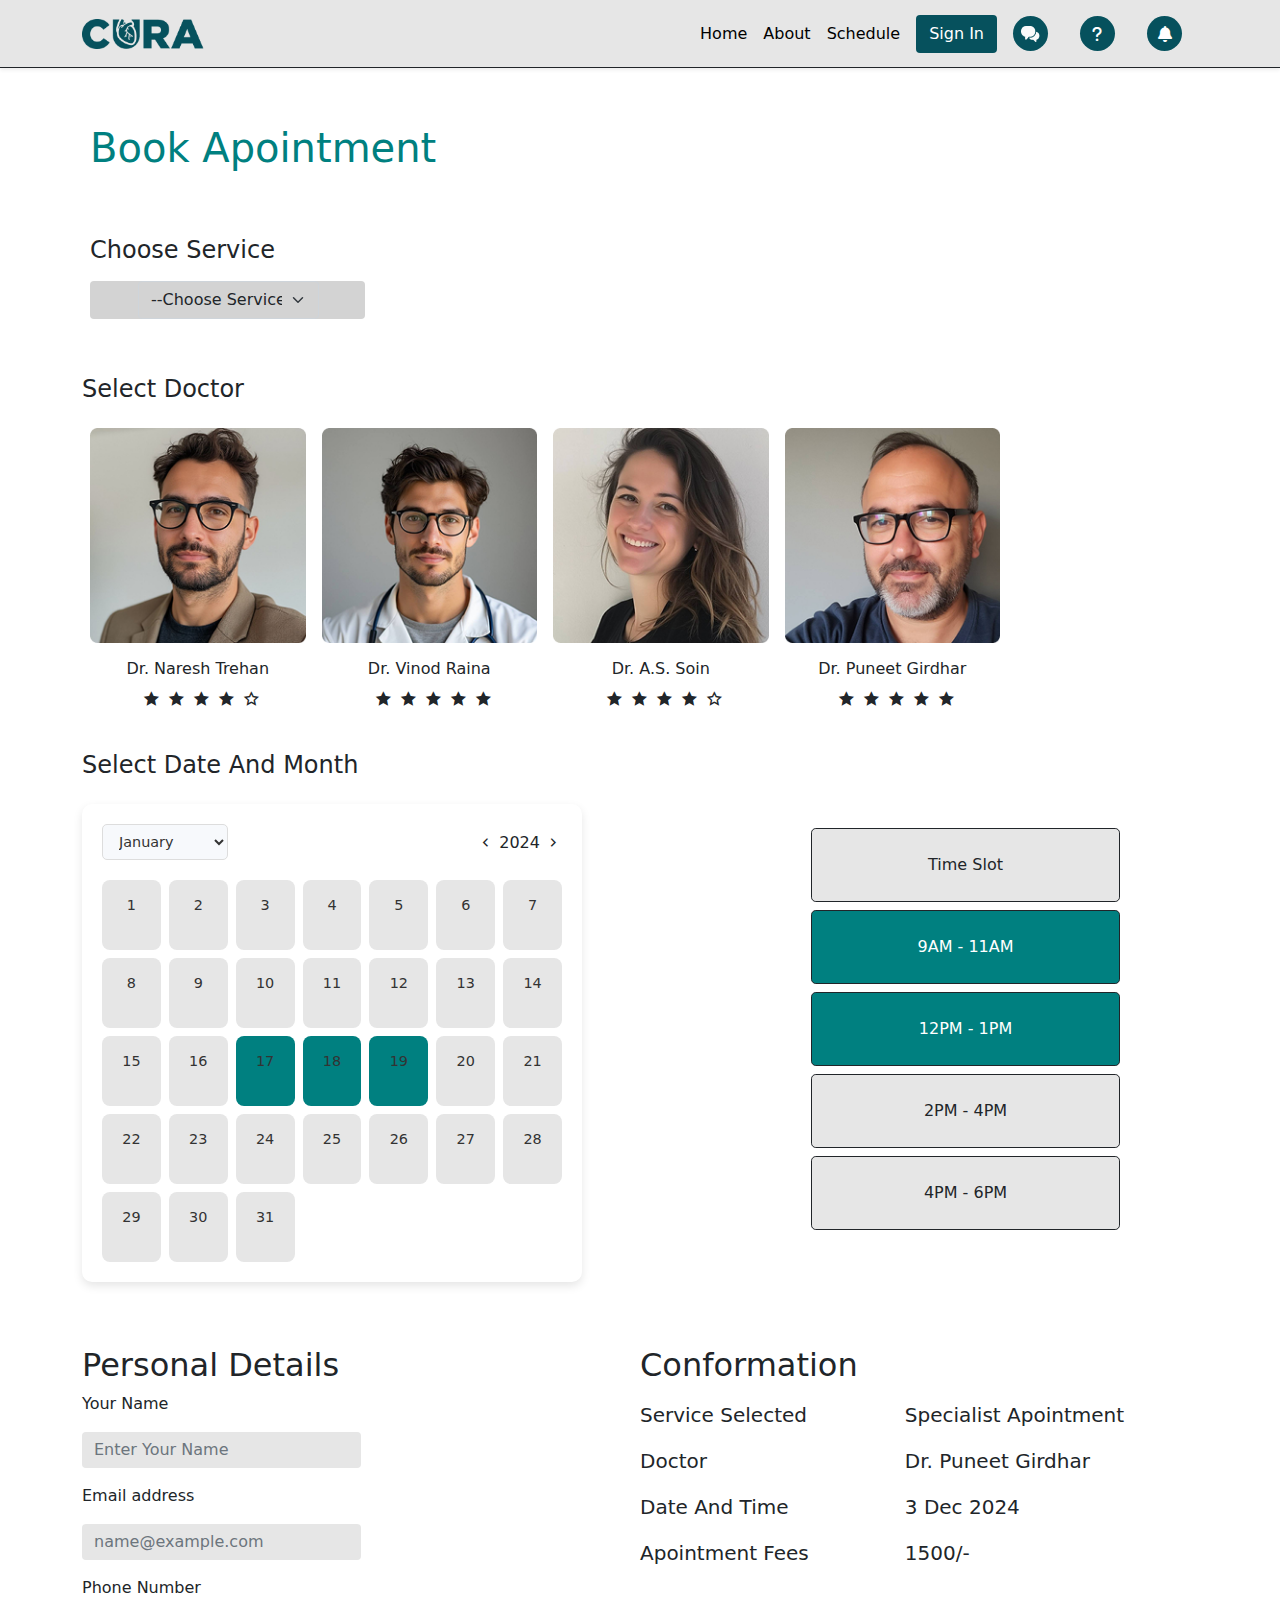
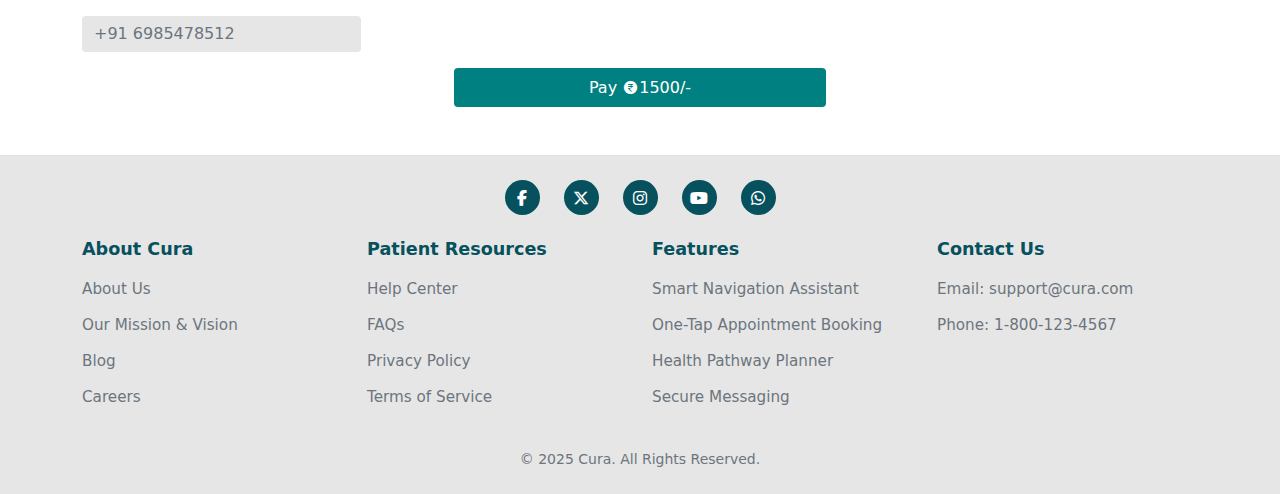
<file: Schedule/schedule.html>
<!DOCTYPE html>
<html lang="en">

<head>
    <meta charset="UTF-8">
    <meta name="viewport" content="width=device-width, initial-scale=1.0">
    <title>Cura-Your Best Health Partner</title>
    <!-- bt file -->
    <link rel="stylesheet" href="./assets/css/bootstrap.min.css">
    <link rel="stylesheet" href="./assets/css/schedule.css">
    <!-- remix icon  -->
    <link rel="stylesheet" href="./assets/css/remixicon.css">
    <link rel="stylesheet" href="https://cdnjs.cloudflare.com/ajax/libs/font-awesome/6.7.2/css/all.min.css" />
</head>

<body>
    <!-- Main Navigation -->
    <nav class="navbar navbar-expand-lg shadow-sm border-bottom border-dark">
        <div class="container">
            <!-- Changed from container-fluid -->
            <!-- Brand Logo -->
            <a class="navbar-brand" href="#">
                <img src="../assets/Images/logo.png" alt="Cura Healthcare Logo" height="30" />
            </a>

            <!-- Mobile Toggle -->
            <button class="navbar-toggler" type="button" data-bs-toggle="collapse" data-bs-target="#navbarNav">
                <span class="navbar-toggler-icon"></span>
            </button>

            <!-- Navigation Links -->
            <div class="collapse navbar-collapse" id="navbarNav">
                <ul class="navbar-nav ms-auto align-items-lg-center">
                    <li class="nav-item">
                        <a class="nav-link" href="../index.html">Home</a>
                    </li>
                    <li class="nav-item">
                        <a class="nav-link" href="../about/about.html">About</a>
                    </li>
                    <li class="nav-item">
                        <a class="nav-link" href="../Schedule/schedule.html">Schedule</a>
                        <!-- Fixed capitalization -->
                    </li>
                    <!-- Authentication -->
                    <li class="nav-item ms-2">
                        <a class="btn sign-in-btn" href="#">Sign In</a>
                    </li>
                    <!-- Utility Icons -->
                    <li class="nav-item mx-2">
                        <a href="../chat/chat.html" class="nav-link">
                            <div class="icon-circle">
                                <img src="../assets/Images/Group 78.png" alt="User Profile" />
                            </div>
                        </a>
                    </li>
                    <li class="nav-item mx-2">
                        <a href="#" class="nav-link">
                            <div class="icon-circle">
                                <i class="fa-solid fa-question"></i>
                            </div>
                        </a>
                    </li>
                    <li class="nav-item mx-2">
                        <a href="#" class="nav-link">
                            <div class="icon-circle">
                                <i class="fa-solid fa-bell"></i>
                            </div>
                        </a>
                    </li>
                </ul>
            </div>
        </div>
    </nav>                                                                                                  
    <!-- apointment start  -->
    <section class="ba">
        <div class="container my-5">
            <div class="row p-2">
                <h2 class="mb-5 fs-1" style="color: teal;">Book Apointment</h2>
                <div class="mt-3">
                    <h4 class="fw-semibold text-black mb-3">Choose Service</h4>
                    <div style="background-color: lightgray;" class="col-4 col-lg-3 rounded-2">
                        <div class="col-12 col-lg-10 d-flex justify-content-center">
                            <select style="background-color: lightgray;" class="form-select ms-md-3 ms-lg-5"
                                aria-label="Default select example">
                                <option selected hidden>--Choose Service--</option>
                                <option value="1">Neurologist</option>
                                <option value="2">Oncologist</option>
                                <option value="3">Family physician</option>
                                <option value="4">Psychiatrist</option>
                                <option value="5">Gastroenterologist</option>
                            </select>
                        </div>
                    </div>
                </div>
            </div>
        </div>
    </section>
    <!-- apointment end  -->
    <!-- dr list start   -->
    <section>
        <div class="container">
            <div class="row mb-2">
                <h4 class="text-black fw-semibold">Select Doctor</h4>
            </div>
            <div class="row justify-content-start">
                <div class="col-10">
                    <div class="d-flex flex-wrap">
                        <div class="col-12 col-sm-6 col-md-6 col-lg-3 p-2">
                            <div class="card border-0 pb-0">
                                <img src="../assets/Images/Doc-1.png" alt="Doctor">
                                <div class="card-body">
                                    <div class="d-flex justify-content-center p-0">
                                        <h6 class="card-title fw-normal">Dr. Naresh Trehan</h6>
                                    </div>
                                    <span class="card-text mb-0">
                                        <ul class="list-unstyled d-flex justify-content-center">
                                            <li><i class="ri-star-fill ms-2"></i></li>
                                            <li><i class="ri-star-fill ms-2"></i></li>
                                            <li><i class="ri-star-fill ms-2"></i></li>
                                            <li><i class="ri-star-fill ms-2"></i></li>
                                            <li><i class="ri-star-line ms-2"></i></li>
                                        </ul>
                                    </span>
                                </div>
                            </div>
                        </div>

                        <div class="col-12 col-sm-6 col-md-6 col-lg-3 p-2">
                            <div class="card border-0 pb-0">
                                <img src="../assets/Images/Doc-2.png" alt="Doctor">
                                <div class="card-body">
                                    <div class="d-flex justify-content-center p-0">
                                        <h6 class="card-title fw-normal">Dr. Vinod Raina</h6>
                                    </div>
                                    <span class="card-text mb-0">
                                        <ul class="list-unstyled d-flex justify-content-center">
                                            <li><i class="ri-star-fill ms-2"></i></li>
                                            <li><i class="ri-star-fill ms-2"></i></li>
                                            <li><i class="ri-star-fill ms-2"></i></li>
                                            <li><i class="ri-star-fill ms-2"></i></li>
                                            <li><i class="ri-star-fill ms-2"></i></li>
                                        </ul>
                                    </span>
                                </div>
                            </div>
                        </div>

                        <div class="col-12 col-sm-6 col-md-6 col-lg-3 p-2">
                            <div class="card border-0 pb-0">
                                <img src="../assets/Images/Doc-3.png" alt="Doctor">
                                <div class="card-body">
                                    <div class="d-flex justify-content-center p-0">
                                        <h6 class="card-title fw-normal">Dr. A.S. Soin</h6>
                                    </div>
                                    <span class="card-text mb-0">
                                        <ul class="list-unstyled d-flex justify-content-center">
                                            <li><i class="ri-star-fill ms-2"></i></li>
                                            <li><i class="ri-star-fill ms-2"></i></li>
                                            <li><i class="ri-star-fill ms-2"></i></li>
                                            <li><i class="ri-star-fill ms-2"></i></li>
                                            <li><i class="ri-star-line ms-2"></i></li>
                                        </ul>
                                    </span>
                                </div>
                            </div>
                        </div>

                        <div class="col-12 col-sm-6 col-md-6 col-lg-3 p-2">
                            <div class="card border-0 pb-0">
                                <img src="../assets/Images/Doc-4.png" alt="Doctor">
                                <div class="card-body">
                                    <div class="d-flex justify-content-center p-0">
                                        <h6 class="card-title fw-normal">Dr. Puneet Girdhar</h6>
                                    </div>
                                    <span class="card-text mb-0">
                                        <ul class="list-unstyled d-flex justify-content-center">
                                            <li><i class="ri-star-fill ms-2"></i></li>
                                            <li><i class="ri-star-fill ms-2"></i></li>
                                            <li><i class="ri-star-fill ms-2"></i></li>
                                            <li><i class="ri-star-fill ms-2"></i></li>
                                            <li><i class="ri-star-fill ms-2"></i></li>
                                        </ul>
                                    </span>
                                </div>
                            </div>
                        </div>
                    </div>
                </div>
            </div>
        </div>
    </section>
    <!-- dr list end   -->
    <!-- calender start   -->
    <section>
        <div class="container">
            <div class="row">
                <h4 class="mb-4">Select Date And Month</h4>
                <div class="d-flex justify-content-between flex-wrap">
                    <div class="calendar">
                        <div class="controls d-flex justify-content-between">
                            <select id="monthSelect">
                                <option value="0">January</option>
                                <option value="1">February</option>
                                <option value="2">March</option>
                                <option value="3">April</option>
                                <option value="4">May</option>
                                <option value="5">June</option>
                                <option value="6">July</option>
                                <option value="7">August</option>
                                <option value="8">September</option>
                                <option value="9">October</option>
                                <option value="10">November</option>
                                <option value="11">December</option>
                            </select>
                            <span><i class="ri-arrow-left-s-line"></i> 2024 <i class="ri-arrow-right-s-line"></i></span>
                        </div>
                        <div class="calendar-grid">
                            <div class="day">1</div>
                            <div class="day">2</div>
                            <div class="day">3</div>
                            <div class="day">4</div>
                            <div class="day">5</div>
                            <div class="day">6</div>
                            <div class="day">7</div>
                            <div class="day">8</div>
                            <div class="day">9</div>
                            <div class="day">10</div>
                            <div class="day">11</div>
                            <div class="day">12</div>
                            <div class="day">13</div>
                            <div class="day">14</div>
                            <div class="day">15</div>
                            <div class="day">16</div>
                            <div class="day" style="background-color: teal;">17</div>
                            <div class="day" style="background-color: teal;">18</div>
                            <div class="day" style="background-color: teal;">19</div>
                            <div class="day">20</div>
                            <div class="day">21</div>
                            <div class="day">22</div>
                            <div class="day">23</div>
                            <div class="day">24</div>
                            <div class="day">25</div>
                            <div class="day">26</div>
                            <div class="day">27</div>
                            <div class="day">28</div>
                            <div class="day">29</div>
                            <div class="day">30</div>
                            <div class="day">31</div>
                        </div>
                    </div>
                    <div class="d-none d-lg-block col-lg-5 g-3">
                        <div class="mt-4">
                            <div class="d-flex justify-content-center mb-2 ">
                                <div class="col-8 px-3 py-4 rounded-3 border border-dark"
                                    style="background-color: #E6E6E6;">
                                    <div class="d-flex justify-content-center">Time Slot</div>
                                </div>
                            </div>
                            <div class="d-flex justify-content-center mb-2 ">
                                <div class="col-8 px-3 py-4 rounded-3 border border-dark"
                                    style="background-color: teal;">
                                    <div class="d-flex justify-content-center text-white">9AM - 11AM</div>
                                </div>
                            </div>
                            <div class="d-flex justify-content-center mb-2 ">
                                <div class="col-8 px-3 py-4 rounded-3 border border-dark"
                                    style="background-color: teal;">
                                    <div class="d-flex justify-content-center text-white">12PM - 1PM</div>
                                </div>
                            </div>
                            <div class="d-flex justify-content-center mb-2 ">
                                <div class="col-8 px-3 py-4 rounded-3 border border-dark"
                                    style="background-color: #E6E6E6;">
                                    <div class="d-flex justify-content-center">2PM - 4PM</div>
                                </div>
                            </div>
                            <div class="d-flex justify-content-center mb-2 ">
                                <div class="col-8 px-3 py-4 rounded-3 border border-dark"
                                    style="background-color: #E6E6E6;">
                                    <div class="d-flex justify-content-center">4PM - 6PM</div>
                                </div>
                            </div>
                        </div>
                    </div>
                </div>
            </div>
        </div>
    </section>
    <!-- calender end   -->
    <!-- form start   -->
    <section>
        <div class="container my-5">
            <div class="row">
                <div class="d-flex flex-wrap">
                    <div class="mt-3 col-12 col-lg-6">
                        <div>
                            <h2 class="fw-semibold text-black">Personal Details</h2>
                        </div>
                        <div class="mb-3 col-6">
                            <label for="exampleFormControlName" class="form-label mb-3 fw-semibold">Your Name</label>
                            <input style="background-color: #E6E6E6;" type="email" class="form-control border-0"
                                id="exampleFormControlName" placeholder="Enter Your Name">
                        </div>
                        <div class="mb-3 col-6">
                            <label for="exampleFormControlInput1" class="form-label mb-3 fw-semibold">Email
                                address</label>
                            <input style="background-color: #E6E6E6;" type="email" class="form-control border-0"
                                id="exampleFormControlInput1" placeholder="name@example.com">
                        </div>
                        <div class="mb-3 col-6">
                            <label for="exampleFormControlPhone" class="form-label mb-3 fw-semibold">Phone
                                Number</label>
                            <input style="background-color: #E6E6E6;" type="email" class="form-control border-0"
                                id="exampleFormControlPhone" placeholder="+91 6985478512">
                        </div>
                    </div>
                    <div class="mt-3 col-12 col-lg-6">
                        <h2>Conformation</h2>
                        <div class="col-12 mt-3 d-flex">
                            <ul class="list-unstyled">
                                <li class="fs-5 mb-3"><a href="#" class="text-decoration-none text-dark"> Service
                                        Selected</a></li>
                                <li class="fs-5 mb-3"><a href="#" class="text-decoration-none text-dark">Doctor</a></li>
                                <li class="fs-5 mb-3"><a href="#" class="text-decoration-none text-dark">Date And
                                        Time</a></li>
                                <li class="fs-5 mb-3"><a href="#" class="text-decoration-none text-dark">Apointment
                                        Fees</a></li>
                            </ul>
                            <div class="ms-md-3 ms-lg-5">
                                <ul class="ms-md-3 ms-lg-5 list-unstyled">
                                    <li class="fs-5 mb-3"><a href="#" class="text-decoration-none text-dark">Specialist
                                            Apointment</a></li>
                                    <li class="fs-5 mb-3"><a href="#" class="text-decoration-none text-dark">Dr. Puneet
                                            Girdhar</a></li>
                                    <li class="fs-5 mb-3"><a href="#" class="text-decoration-none text-dark">3 Dec
                                            2024</a></li>
                                    <li class="fs-5 mb-3"><a href="#" class="text-decoration-none text-dark">1500/-</a>
                                    </li>
                                </ul>
                            </div>
                        </div>
                    </div>
                </div>
                <div class="d-flex justify-content-center">
                    <button class="col-4 btn text-white" style="background-color: teal;">Pay <i
                            class="ri-money-rupee-circle-fill"></i>1500/-</button>
                </div>
            </div>
        </div>
    </section>
    <!-- Footer -->
    <footer class="py-4" style="background-color: var(--gray-light)">
        <!-- Social Media Icons -->
        <div class="container mb-4">
            <div class="social-icons d-flex justify-content-center gap-4">
                <!-- Facebook -->
                <a href="#" class="social-link">
                    <div class="icon-circle">
                        <i class="fa-brands fa-facebook-f"></i>
                    </div>
                </a>
                <!-- Twitter -->
                <a href="#" class="social-link">
                    <div class="icon-circle">
                        <i class="fa-brands fa-x-twitter"></i>
                    </div>
                </a>
                <!-- Instagram -->
                <a href="#" class="social-link">
                    <div class="icon-circle">
                        <i class="fa-brands fa-instagram"></i>
                    </div>
                </a>
                <!-- YouTube -->
                <a href="#" class="social-link">
                    <div class="icon-circle">
                        <i class="fa-brands fa-youtube"></i>
                    </div>
                </a>
                <!-- WhatsApp -->
                <a href="#" class="social-link">
                    <div class="icon-circle">
                        <i class="fa-brands fa-whatsapp"></i>
                    </div>
                </a>
            </div>
        </div>

        <!-- Footer Links -->
        <div class="container mb-4">
            <div class="row g-4">
                <!-- About Cura -->
                <div class="col-lg-3 col-md-6">
                    <h5 class="mb-3">About Cura</h5>
                    <ul class="list-unstyled">
                        <li><a href="#" class="text-muted">About Us</a></li>
                        <li><a href="#" class="text-muted">Our Mission & Vision</a></li>
                        <li><a href="#" class="text-muted">Blog</a></li>
                        <li><a href="#" class="text-muted">Careers</a></li>
                    </ul>
                </div>

                <!-- Patient Resources -->
                <div class="col-lg-3 col-md-6">
                    <h5 class="mb-3">Patient Resources</h5>
                    <ul class="list-unstyled">
                        <li><a href="#" class="text-muted">Help Center</a></li>
                        <li><a href="#" class="text-muted">FAQs</a></li>
                        <li><a href="#" class="text-muted">Privacy Policy</a></li>
                        <li><a href="#" class="text-muted">Terms of Service</a></li>
                    </ul>
                </div>

                <!-- Features -->
                <div class="col-lg-3 col-md-6">
                    <h5 class="mb-3">Features</h5>
                    <ul class="list-unstyled">
                        <li>
                            <a href="#" class="text-muted">Smart Navigation Assistant</a>
                        </li>
                        <li>
                            <a href="#" class="text-muted">One-Tap Appointment Booking</a>
                        </li>
                        <li><a href="#" class="text-muted">Health Pathway Planner</a></li>
                        <li><a href="#" class="text-muted">Secure Messaging</a></li>
                    </ul>
                </div>

                <!-- Contact -->
                <div class="col-lg-3 col-md-6">
                    <h5 class="mb-3">Contact Us</h5>
                    <ul class="list-unstyled">
                        <li>
                            <a href="#" class="text-muted">Email: support@cura.com</a>
                        </li>
                        <li><a href="#" class="text-muted">Phone: 1-800-123-4567</a></li>
                    </ul>
                </div>
            </div>
        </div>

        <!-- Copyright -->
        <div class="container">
            <p class="text-center text-muted small mb-0">
                &copy; 2025 Cura. All Rights Reserved.
            </p>
        </div>
    </footer>
    <!-- form end   -->
    <script src="./assets/JS/bootstrap.bundle.min.js"></script>
</body>

</html>
</file>
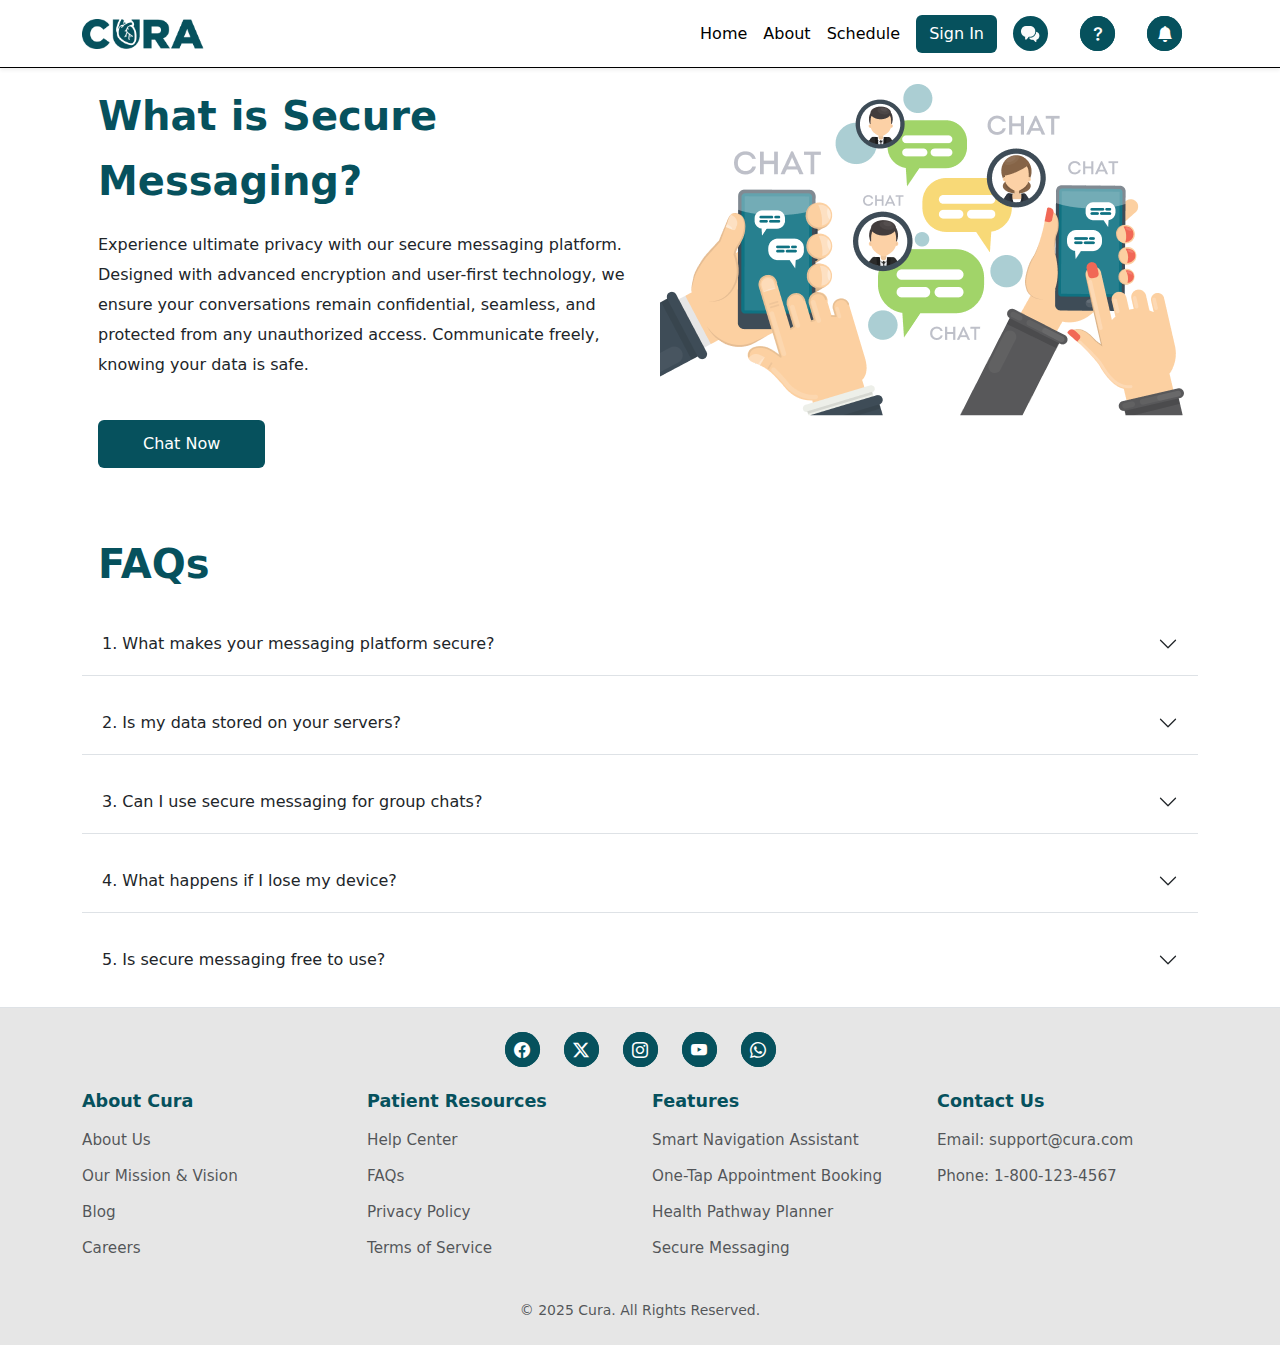
<file: secMsg/secMsg.html>
<!DOCTYPE html>
<html lang="en">

<head>
  <meta charset="UTF-8">
  <meta name="viewport" content="width=device-width, initial-scale=1.0">
  <title>Document</title>
  <link href="https://cdn.jsdelivr.net/npm/bootstrap@5.3.3/dist/css/bootstrap.min.css" rel="stylesheet" />
  <link rel="stylesheet" href="https://cdn.jsdelivr.net/npm/bootstrap-icons@1.11.3/font/bootstrap-icons.min.css">
  <link rel="stylesheet" href="../secMsg/assets/css/secMsg.css">
</head>

<body>

  <nav class="navbar navbar-expand-lg shadow-sm border-bottom border-black">
    <div class="container">
        <!-- Changed from container-fluid -->
        <!-- Brand Logo -->
        <a class="navbar-brand" href="#">
            <img src="../assets/Images/logo.png" alt="Cura Healthcare Logo" height="30" />
        </a>

        <!-- Mobile Toggle -->
        <button class="navbar-toggler" type="button" data-bs-toggle="collapse" data-bs-target="#navbarNav">
            <span class="navbar-toggler-icon"></span>
        </button>

        <!-- Navigation Links -->
        <div class="collapse navbar-collapse" id="navbarNav">
            <ul class="navbar-nav ms-auto align-items-lg-center">
                <li class="nav-item">
                    <a class="nav-link" href="#">Home</a>
                </li>
                <li class="nav-item">
                    <a class="nav-link" href="./about/about.html">About</a>
                </li>
                <li class="nav-item">
                    <a class="nav-link" href="./Schedule/schedule.html">Schedule</a>
                    <!-- Fixed capitalization -->
                </li>
                <!-- Authentication -->
                <li class="nav-item ms-2">
                    <a class="btn sign-in-btn" href="#" data-bs-toggle="modal" data-bs-target="#contactModal">Sign
                        In</a>
                </li>
                <!-- Utility Icons -->
                <li class="nav-item mx-2">
                    <a href="./chat/chat.html" class="nav-link">
                        <div class="icon-circle">
                            <img src="../assets/Images/Group 78.png" alt="User Profile" />
                        </div>
                    </a>
                </li>
                <li class="nav-item mx-2">
                    <a href="#" class="nav-link">
                        <div class="icon-circle fs-4">
                            <i class="bi bi-question"></i>
                        </div>
                    </a>
                </li>
                <li class="nav-item mx-2">
                    <a href="#" class="nav-link">
                        <div class="icon-circle">
                            <i class="bi bi-bell-fill"></i>
                        </div>
                    </a>
                </li>
            </ul>
        </div>
    </div>
</nav>

  <section>
    <div class="container">
      <div class="row mt-3">
        <div class="col-lg-6">
          <div class="title justify-content-center ms-3 mb-3">
            <h3 style="color: #06515D; font-size: 40px; font-weight: 600; line-height: 65px;">What is Secure Messaging?
            </h3>
            <p style="font-size: 16px; font-weight: 500; line-height: 30px;" class="mt-3">Experience ultimate privacy
              with our secure messaging platform. Designed with advanced encryption and user-first technology, we ensure
              your conversations remain confidential, seamless, and protected from any unauthorized access. Communicate
              freely, knowing your data is safe.</p>
            <button class="btn text-white mt-4" style="background-color: #06515D; padding: 11px 44px;">Chat
              Now</button>
          </div>
        </div>
        <div class="col-lg-6">
          <div class="img d-none d-sm-none d-md-none d-lg-block">
            <img src="../assets/Images/sc-banner.png" alt="sc-banner" class="img-fluid ms-2">
          </div>
        </div>
        <div class="col-lg-12">
          <div class="title mt-5 ms-3">
            <h2 style="color: #06515D; font-size: 40px; font-weight: 600; line-height: 65px;">FAQs</h2>
          </div>
          <div class="accordion accordion-flush mt-3" id="accordionFlushExample">
            <div class="accordion-item mb-3">
              <h2 class="accordion-header">
                <button class="accordion-button collapsed" type="button" data-bs-toggle="collapse"
                  data-bs-target="#collapseOne" style="font-size: 16px; font-weight: 500; line-height: 30px;">
                  1. What makes your messaging platform secure?
                </button>
              </h2>
              <div id="collapseOne" class="accordion-collapse collapse" data-bs-parent="#accordionFlushExample">
                <div class="accordion-body justify-content-center"
                  style="font-size: 16px; font-weight: 500; line-height: 30px;">
                  Our platform uses end-to-end encryption, ensuring that only you and the recipient can read your
                  messages. No third parties, including us, can access your conversations.
                </div>
              </div>
            </div>
            <div class="accordion-item mb-3">
              <h2 class="accordion-header">
                <button class="accordion-button collapsed" type="button" data-bs-toggle="collapse"
                  data-bs-target="#collapseTwo" style="font-size: 16px; font-weight: 500; line-height: 30px;">
                  2. Is my data stored on your servers?
                </button>
              </h2>
              <div id="collapseTwo" class="accordion-collapse collapse" data-bs-parent="#accordionFlushExample">
                <div class="accordion-body" style="font-size: 16px; font-weight: 500; line-height: 30px;">
                  Messages are encrypted and stored temporarily on our servers only when necessary for delivery, and
                  they are automatically deleted after a short period.
                </div>
              </div>
            </div>
            <div class="accordion-item mb-3">
              <h2 class="accordion-header">
                <button class="accordion-button collapsed" type="button" data-bs-toggle="collapse"
                  data-bs-target="#collapseThree" style="font-size: 16px; font-weight: 500; line-height: 30px;">
                  3. Can I use secure messaging for group chats?
                </button>
              </h2>
              <div id="collapseThree" class="accordion-collapse collapse" data-bs-parent="#accordionFlushExample">
                <div class="accordion-body" style="font-size: 16px; font-weight: 500; line-height: 30px;">
                  Yes! Our secure messaging supports group chats with the same level of encryption as one-on-one
                  conversations, protecting all participants.
                </div>
              </div>
            </div>
            <div class="accordion-item mb-3">
              <h2 class="accordion-header">
                <button class="accordion-button collapsed" type="button" data-bs-toggle="collapse"
                  data-bs-target="#collapseFour" style="font-size: 16px; font-weight: 500; line-height: 30px;">
                  4. What happens if I lose my device?
                </button>
              </h2>
              <div id="collapseFour" class="accordion-collapse collapse" data-bs-parent="#accordionFlushExample">
                <div class="accordion-body" style="font-size: 16px; font-weight: 500; line-height: 30px;">
                  If your device is lost, your messages are still safe, as they are encrypted and require your unique
                  credentials to access.
                </div>
              </div>
            </div>
            <div class="accordion-item mb-3">
              <h2 class="accordion-header">
                <button class="accordion-button collapsed" type="button" data-bs-toggle="collapse"
                  data-bs-target="#collapseFive" style="font-size: 16px; font-weight: 500; line-height: 30px;">
                  5. Is secure messaging free to use?
                </button>
              </h2>
              <div id="collapseFive" class="accordion-collapse collapse" data-bs-parent="#accordionFlushExample">
                <div class="accordion-body" style="font-size: 16px; font-weight: 500; line-height: 30px;">
                  Yes, our secure messaging is completely free, with no hidden charges or subscription fees.
                </div>
              </div>
            </div>
          </div>
        </div>
      </div>
    </div>
  </section>

  <footer class="py-4" style="background-color: var(--gray-light)">
    <!-- Social Media Icons -->
    <div class="container mb-4">
      <div class="social-icons d-flex justify-content-center gap-4">
        <!-- Facebook -->
        <a href="#" class="social-link">
          <div class="icon-circle">
            <i class="bi bi-facebook"></i>
          </div>
        </a>
        <!-- Twitter -->
        <a href="#" class="social-link">
          <div class="icon-circle">
            <i class="bi bi-twitter-x"></i>
          </div>
        </a>
        <!-- Instagram -->
        <a href="#" class="social-link">
          <div class="icon-circle">
            <i class="bi bi-instagram"></i>
          </div>
        </a>
        <!-- YouTube -->
        <a href="#" class="social-link">
          <div class="icon-circle">
            <i class="bi bi-youtube"></i>
          </div>
        </a>
        <!-- WhatsApp -->
        <a href="#" class="social-link">
          <div class="icon-circle">
            <i class="bi bi-whatsapp"></i>
          </div>
        </a>
      </div>
    </div>

    <!-- Footer Links -->
    <div class="container mb-4">
      <div class="row g-4">
        <!-- About Cura -->
        <div class="col-lg-3 col-md-6">
          <h5 class="mb-3">About Cura</h5>
          <ul class="list-unstyled">
            <li><a href="#" class="text-muted">About Us</a></li>
            <li><a href="#" class="text-muted">Our Mission & Vision</a></li>
            <li><a href="#" class="text-muted">Blog</a></li>
            <li><a href="#" class="text-muted">Careers</a></li>
          </ul>
        </div>

        <!-- Patient Resources -->
        <div class="col-lg-3 col-md-6">
          <h5 class="mb-3">Patient Resources</h5>
          <ul class="list-unstyled">
            <li><a href="#" class="text-muted">Help Center</a></li>
            <li><a href="#" class="text-muted">FAQs</a></li>
            <li><a href="#" class="text-muted">Privacy Policy</a></li>
            <li><a href="#" class="text-muted">Terms of Service</a></li>
          </ul>
        </div>

        <!-- Features -->
        <div class="col-lg-3 col-md-6">
          <h5 class="mb-3">Features</h5>
          <ul class="list-unstyled">
            <li>
              <a href="#" class="text-muted">Smart Navigation Assistant</a>
            </li>
            <li>
              <a href="#" class="text-muted">One-Tap Appointment Booking</a>
            </li>
            <li><a href="#" class="text-muted">Health Pathway Planner</a></li>
            <li><a href="#" class="text-muted">Secure Messaging</a></li>
          </ul>
        </div>

        <!-- Contact -->
        <div class="col-lg-3 col-md-6">
          <h5 class="mb-3">Contact Us</h5>
          <ul class="list-unstyled">
            <li>
              <a href="#" class="text-muted">Email: support@cura.com</a>
            </li>
            <li><a href="#" class="text-muted">Phone: 1-800-123-4567</a></li>
          </ul>
        </div>
      </div>
    </div>

    <!-- Copyright -->
    <div class="container">
      <p class="text-center text-muted small mb-0">
        &copy; 2025 Cura. All Rights Reserved.
      </p>
    </div>
  </footer>

  <script src="https://cdn.jsdelivr.net/npm/bootstrap@5.3.3/dist/js/bootstrap.bundle.min.js"></script>
</body>

</html>
</file>
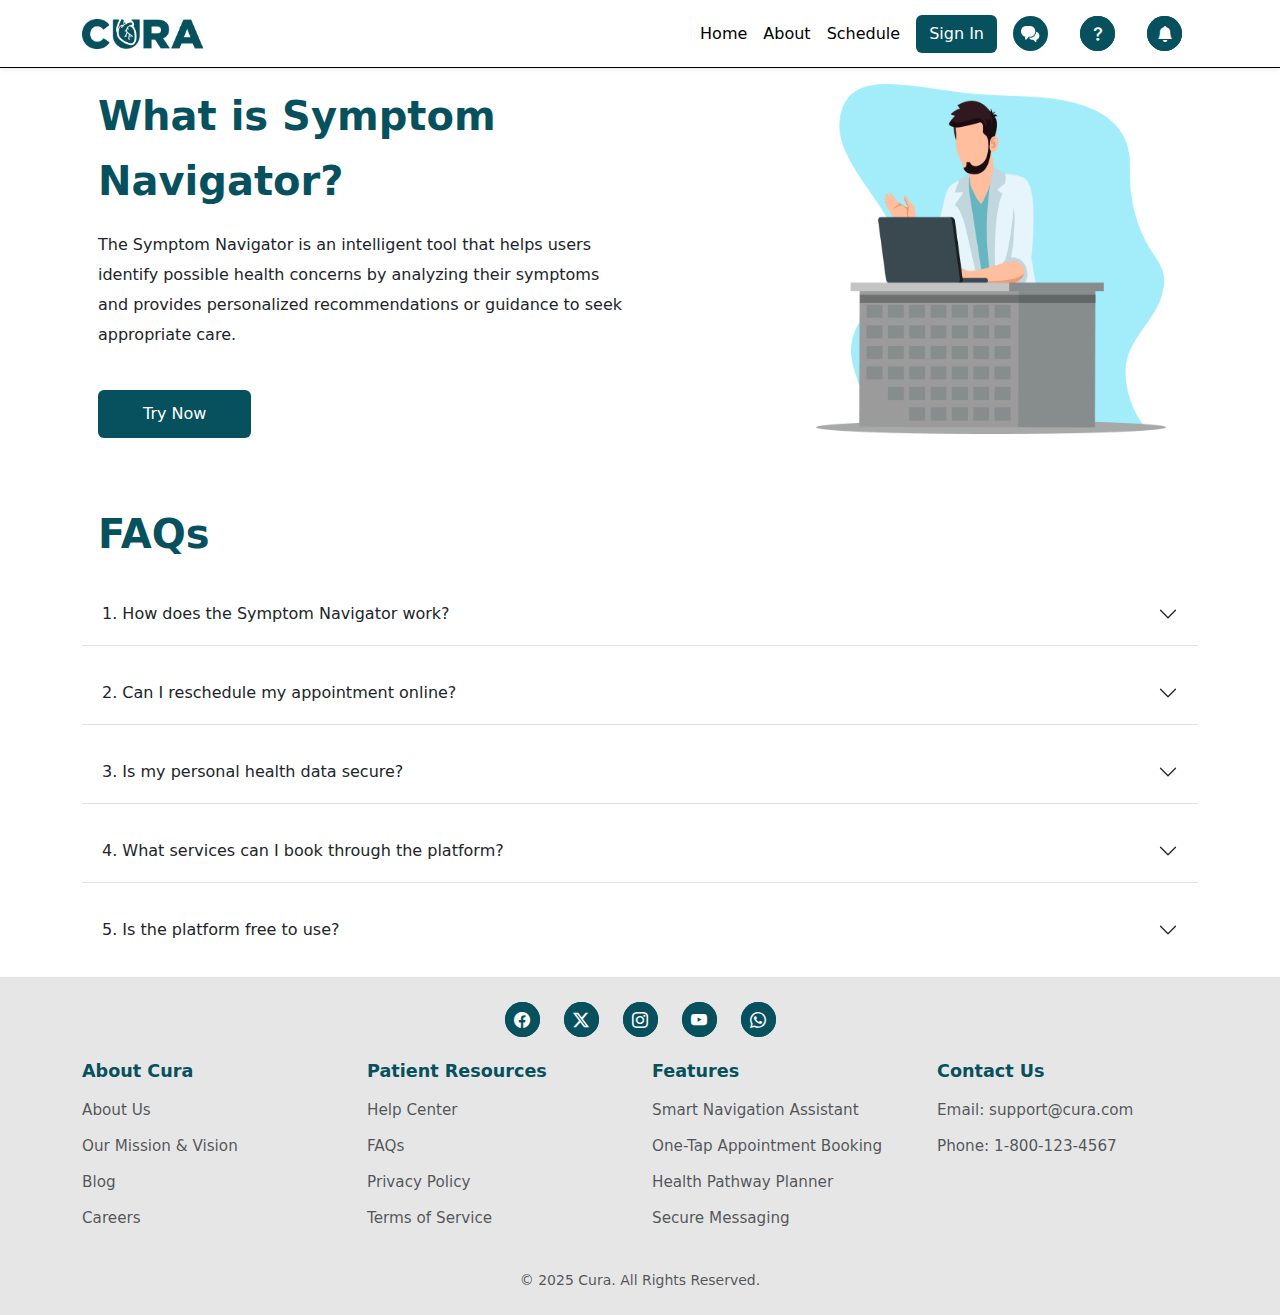
<file: symAccordian/symAccordian.html>
<!DOCTYPE html>
<html lang="en">

<head>
    <meta charset="UTF-8">
    <meta name="viewport" content="width=device-width, initial-scale=1.0">
    <title>Document</title>
    <link rel="stylesheet" href="https://cdn.jsdelivr.net/npm/bootstrap-icons@1.11.3/font/bootstrap-icons.min.css">
    <link rel="stylesheet" href="https://cdnjs.cloudflare.com/ajax/libs/font-awesome/6.7.2/css/all.min.css" />
    <link href="https://cdn.jsdelivr.net/npm/bootstrap@5.3.3/dist/css/bootstrap.min.css" rel="stylesheet" />
    <link rel="stylesheet" href="./assets/css/symAccordian.css">
</head>

<body>

    <nav class="navbar navbar-expand-lg shadow-sm border-bottom border-black">
        <div class="container">
            <!-- Changed from container-fluid -->
            <!-- Brand Logo -->
            <a class="navbar-brand" href="#">
                <img src="../assets/Images/logo.png" alt="Cura Healthcare Logo" height="30" />
            </a>

            <!-- Mobile Toggle -->
            <button class="navbar-toggler" type="button" data-bs-toggle="collapse" data-bs-target="#navbarNav">
                <span class="navbar-toggler-icon"></span>
            </button>

            <!-- Navigation Links -->
            <div class="collapse navbar-collapse" id="navbarNav">
                <ul class="navbar-nav ms-auto align-items-lg-center">
                    <li class="nav-item">
                        <a class="nav-link" href="#">Home</a>
                    </li>
                    <li class="nav-item">
                        <a class="nav-link" href="./about/about.html">About</a>
                    </li>
                    <li class="nav-item">
                        <a class="nav-link" href="./Schedule/schedule.html">Schedule</a>
                        <!-- Fixed capitalization -->
                    </li>
                    <!-- Authentication -->
                    <li class="nav-item ms-2">
                        <a class="btn sign-in-btn" href="#" data-bs-toggle="modal" data-bs-target="#contactModal">Sign
                            In</a>
                    </li>
                    <!-- Utility Icons -->
                    <li class="nav-item mx-2">
                        <a href="./chat/chat.html" class="nav-link">
                            <div class="icon-circle">
                                <img src="../assets/Images/Group 78.png" alt="User Profile" />
                            </div>
                        </a>
                    </li>
                    <li class="nav-item mx-2">
                        <a href="#" class="nav-link">
                            <div class="icon-circle fs-4">
                                <i class="bi bi-question"></i>
                            </div>
                        </a>
                    </li>
                    <li class="nav-item mx-2">
                        <a href="#" class="nav-link">
                            <div class="icon-circle">
                                <i class="bi bi-bell-fill"></i>
                            </div>
                        </a>
                    </li>
                </ul>
            </div>
        </div>
    </nav>

    <section>
        <div class="container">
            <div class="row mt-3">
                <div class="col-lg-6">
                    <div class="title justify-content-center ms-3 mb-3">
                        <h3 style="color: #06515D; font-size: 40px; font-weight: 600; line-height: 65px;">What is
                            Symptom Navigator?</h3>
                        <p style="font-size: 16px; font-weight: 500; line-height: 30px;" class="mt-3">The Symptom
                            Navigator is an intelligent tool that helps users identify possible health concerns by
                            analyzing their symptoms and provides personalized recommendations or guidance to seek
                            appropriate care.</p>
                        <button class="btn text-white mt-4" style="background-color: #06515D; padding: 11px 44px;">Try
                            Now</button>
                    </div>
                </div>
                <div class="col-lg-6">
                    <div class="img d-none d-sm-none d-md-none d-lg-block" style="margin-left: 30%;">
                        <img src="../assets/Images/sn-banner.png" alt="sn-banner" class="img-fluid"
                            style="width: 350px; height: 350px;">
                    </div>
                </div>
                <div class="col-lg-12">
                    <div class="title mt-5 ms-3">
                        <h2 style="color: #06515D; font-size: 40px; font-weight: 600; line-height: 65px;">FAQs</h2>
                    </div>
                    <div class="accordion accordion-flush mt-3" id="accordionFlushExample">
                        <div class="accordion-item mb-3">
                            <h2 class="accordion-header">
                                <button class="accordion-button collapsed" type="button" data-bs-toggle="collapse"
                                    data-bs-target="#collapseOne"
                                    style="font-size: 16px; font-weight: 500; line-height: 30px;">
                                    1. How does the Symptom Navigator work?
                                </button>
                            </h2>
                            <div id="collapseOne" class="accordion-collapse collapse"
                                data-bs-parent="#accordionFlushExample">
                                <div class="accordion-body justify-content-center"
                                    style="font-size: 16px; font-weight: 500; line-height: 30px;">
                                    The Symptom Navigator asks simple questions about your symptoms and provides
                                    tailored advice or guidance to connect you with the right care options.
                                </div>
                            </div>
                        </div>
                        <div class="accordion-item mb-3">
                            <h2 class="accordion-header">
                                <button class="accordion-button collapsed" type="button" data-bs-toggle="collapse"
                                    data-bs-target="#collapseTwo"
                                    style="font-size: 16px; font-weight: 500; line-height: 30px;">
                                    2. Can I reschedule my appointment online?
                                </button>
                            </h2>
                            <div id="collapseTwo" class="accordion-collapse collapse"
                                data-bs-parent="#accordionFlushExample">
                                <div class="accordion-body"
                                    style="font-size: 16px; font-weight: 500; line-height: 30px;">
                                    Yes, our platform allows you to reschedule appointments easily with just a few
                                    clicks through the care dashboard.
                                </div>
                            </div>
                        </div>
                        <div class="accordion-item mb-3">
                            <h2 class="accordion-header">
                                <button class="accordion-button collapsed" type="button" data-bs-toggle="collapse"
                                    data-bs-target="#collapseThree"
                                    style="font-size: 16px; font-weight: 500; line-height: 30px;">
                                    3. Is my personal health data secure?
                                </button>
                            </h2>
                            <div id="collapseThree" class="accordion-collapse collapse"
                                data-bs-parent="#accordionFlushExample">
                                <div class="accordion-body"
                                    style="font-size: 16px; font-weight: 500; line-height: 30px;">
                                    Absolutely. We use advanced encryption to ensure your health information is always
                                    safe and private.
                                </div>
                            </div>
                        </div>
                        <div class="accordion-item mb-3">
                            <h2 class="accordion-header">
                                <button class="accordion-button collapsed" type="button" data-bs-toggle="collapse"
                                    data-bs-target="#collapseFour"
                                    style="font-size: 16px; font-weight: 500; line-height: 30px;">
                                    4. What services can I book through the platform?
                                </button>
                            </h2>
                            <div id="collapseFour" class="accordion-collapse collapse"
                                data-bs-parent="#accordionFlushExample">
                                <div class="accordion-body"
                                    style="font-size: 16px; font-weight: 500; line-height: 30px;">
                                    You can book general consultations, specialist visits, diagnostic tests, virtual
                                    consultations, and more—all from one place.
                                </div>
                            </div>
                        </div>
                        <div class="accordion-item mb-3">
                            <h2 class="accordion-header">
                                <button class="accordion-button collapsed" type="button" data-bs-toggle="collapse"
                                    data-bs-target="#collapseFive"
                                    style="font-size: 16px; font-weight: 500; line-height: 30px;">
                                    5. Is the platform free to use?
                                </button>
                            </h2>
                            <div id="collapseFive" class="accordion-collapse collapse"
                                data-bs-parent="#accordionFlushExample">
                                <div class="accordion-body"
                                    style="font-size: 16px; font-weight: 500; line-height: 30px;">
                                    We offer both free and premium plans. The free tier covers basic services like
                                    appointment booking, while the premium tier unlocks advanced features like the
                                    Health Pathway Planner and Secure Messaging.
                                </div>
                            </div>
                        </div>
                    </div>
                </div>
            </div>
        </div>
    </section>

    <footer class="py-4" style="background-color: var(--gray-light)">
        <!-- Social Media Icons -->
        <div class="container mb-4">
          <div class="social-icons d-flex justify-content-center gap-4">
            <!-- Facebook -->
            <a href="#" class="social-link">
              <div class="icon-circle">
                <i class="bi bi-facebook"></i>
              </div>
            </a>
            <!-- Twitter -->
            <a href="#" class="social-link">
              <div class="icon-circle">
                <i class="bi bi-twitter-x"></i>
              </div>
            </a>
            <!-- Instagram -->
            <a href="#" class="social-link">
              <div class="icon-circle">
                <i class="bi bi-instagram"></i>
              </div>
            </a>
            <!-- YouTube -->
            <a href="#" class="social-link">
              <div class="icon-circle">
                <i class="bi bi-youtube"></i>
              </div>
            </a>
            <!-- WhatsApp -->
            <a href="#" class="social-link">
              <div class="icon-circle">
                <i class="bi bi-whatsapp"></i>
              </div>
            </a>
          </div>
        </div>
    
        <!-- Footer Links -->
        <div class="container mb-4">
          <div class="row g-4">
            <!-- About Cura -->
            <div class="col-lg-3 col-md-6">
              <h5 class="mb-3">About Cura</h5>
              <ul class="list-unstyled">
                <li><a href="#" class="text-muted">About Us</a></li>
                <li><a href="#" class="text-muted">Our Mission & Vision</a></li>
                <li><a href="#" class="text-muted">Blog</a></li>
                <li><a href="#" class="text-muted">Careers</a></li>
              </ul>
            </div>
    
            <!-- Patient Resources -->
            <div class="col-lg-3 col-md-6">
              <h5 class="mb-3">Patient Resources</h5>
              <ul class="list-unstyled">
                <li><a href="#" class="text-muted">Help Center</a></li>
                <li><a href="#" class="text-muted">FAQs</a></li>
                <li><a href="#" class="text-muted">Privacy Policy</a></li>
                <li><a href="#" class="text-muted">Terms of Service</a></li>
              </ul>
            </div>
    
            <!-- Features -->
            <div class="col-lg-3 col-md-6">
              <h5 class="mb-3">Features</h5>
              <ul class="list-unstyled">
                <li>
                  <a href="#" class="text-muted">Smart Navigation Assistant</a>
                </li>
                <li>
                  <a href="#" class="text-muted">One-Tap Appointment Booking</a>
                </li>
                <li><a href="#" class="text-muted">Health Pathway Planner</a></li>
                <li><a href="#" class="text-muted">Secure Messaging</a></li>
              </ul>
            </div>
    
            <!-- Contact -->
            <div class="col-lg-3 col-md-6">
              <h5 class="mb-3">Contact Us</h5>
              <ul class="list-unstyled">
                <li>
                  <a href="#" class="text-muted">Email: support@cura.com</a>
                </li>
                <li><a href="#" class="text-muted">Phone: 1-800-123-4567</a></li>
              </ul>
            </div>
          </div>
        </div>
    
        <!-- Copyright -->
        <div class="container">
          <p class="text-center text-muted small mb-0">
            &copy; 2025 Cura. All Rights Reserved.
          </p>
        </div>
      </footer>

    <script src="https://cdn.jsdelivr.net/npm/bootstrap@5.3.3/dist/js/bootstrap.bundle.min.js"></script>
</body>

</html>
</file>
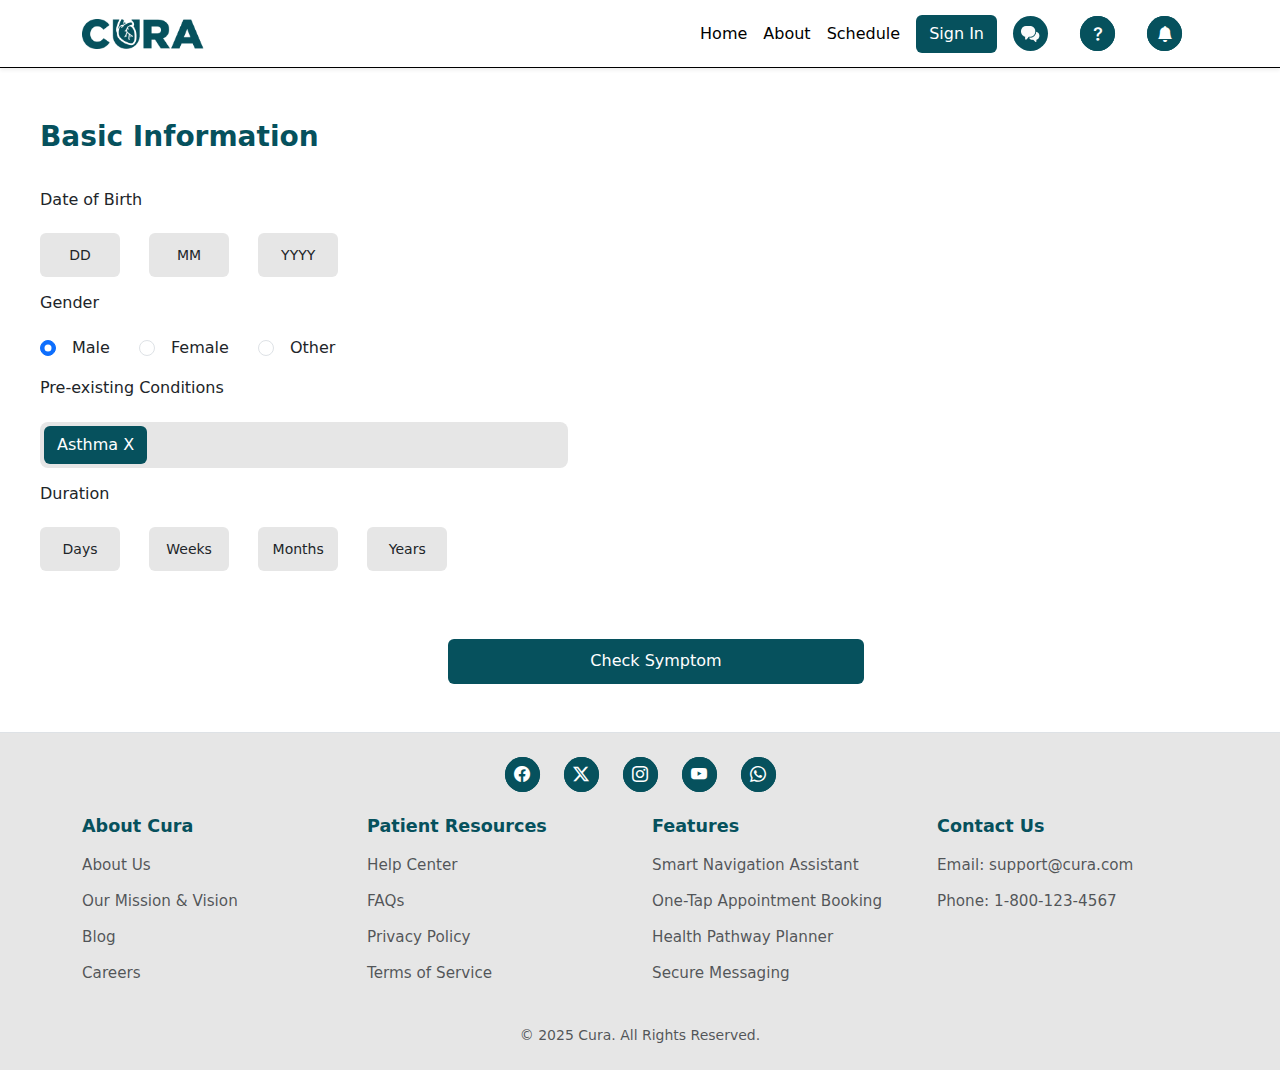
<file: symForm/symForm.html>
<!DOCTYPE html>
<html lang="en">

<head>
  <meta charset="UTF-8">
  <meta name="viewport" content="width=device-width, initial-scale=1.0">
  <title>Document</title>
  <link rel="stylesheet" href="https://cdn.jsdelivr.net/npm/bootstrap-icons@1.11.3/font/bootstrap-icons.min.css">
  <link href="https://cdn.jsdelivr.net/npm/bootstrap@5.3.3/dist/css/bootstrap.min.css" rel="stylesheet" />
  <link rel="stylesheet" href="../symForm/assets/css/symForm.css">
</head>

<body>

  <nav class="navbar navbar-expand-lg shadow-sm border-bottom border-black">
    <div class="container">
        <!-- Changed from container-fluid -->
        <!-- Brand Logo -->
        <a class="navbar-brand" href="#">
            <img src="../assets/Images/logo.png" alt="Cura Healthcare Logo" height="30" />
        </a>

        <!-- Mobile Toggle -->
        <button class="navbar-toggler" type="button" data-bs-toggle="collapse" data-bs-target="#navbarNav">
            <span class="navbar-toggler-icon"></span>
        </button>

        <!-- Navigation Links -->
        <div class="collapse navbar-collapse" id="navbarNav">
            <ul class="navbar-nav ms-auto align-items-lg-center">
                <li class="nav-item">
                    <a class="nav-link" href="#">Home</a>
                </li>
                <li class="nav-item">
                    <a class="nav-link" href="./about/about.html">About</a>
                </li>
                <li class="nav-item">
                    <a class="nav-link" href="./Schedule/schedule.html">Schedule</a>
                    <!-- Fixed capitalization -->
                </li>
                <!-- Authentication -->
                <li class="nav-item ms-2">
                    <a class="btn sign-in-btn" href="#" data-bs-toggle="modal" data-bs-target="#contactModal">Sign
                        In</a>
                </li>
                <!-- Utility Icons -->
                <li class="nav-item mx-2">
                    <a href="./chat/chat.html" class="nav-link">
                        <div class="icon-circle">
                            <img src="../assets/Images/Group 78.png" alt="User Profile" />
                        </div>
                    </a>
                </li>
                <li class="nav-item mx-2">
                    <a href="#" class="nav-link">
                        <div class="icon-circle fs-4">
                            <i class="bi bi-question"></i>
                        </div>
                    </a>
                </li>
                <li class="nav-item mx-2">
                    <a href="#" class="nav-link">
                        <div class="icon-circle">
                            <i class="bi bi-bell-fill"></i>
                        </div>
                    </a>
                </li>
            </ul>
        </div>
    </div>
</nav>

  <section class="py-5">
    <form action="" method="post">
      <div class="container-fluid">
        <div class="row ms-3">
          <div class="title mb-4">
            <h3 style="color: #06515D; font-size: 28px; font-weight: 600; line-height: 42px;">Basic
              Information</h3>
          </div>
          <div class="dob mb-3">
            <h6 class="mb-4">Date of Birth</h6>
            <button type="button" class="btn me-4"
              style="width: 80px; height: 44px; font-size: 14px; font-weight: 500; line-height: 24px; background-color: #E6E6E6;">DD</button>
            <button type="button" class="btn me-4"
              style="width: 80px; height: 44px; font-size: 14px; font-weight: 500; line-height: 24px; background-color: #E6E6E6;">MM</button>
            <button type="button" class="btn me-4"
              style="width: 80px; height: 44px; font-size: 14px; font-weight: 500; line-height: 24px; background-color: #E6E6E6;">YYYY</button>
          </div>
          <div class="gender mb-3">
            <h6>Gender</h6>
            <div class="form-check d-inline-block mt-3 me-4">
              <input class="form-check-input me-3" type="radio" name="flexRadioDefault" id="flexRadioDefault1" checked>
              <label class="form-check-label" for="flexRadioDefault1">
                Male
              </label>
            </div>
            <div class="form-check d-inline-block mt-3 me-4">
              <input class="form-check-input me-3" type="radio" name="flexRadioDefault" id="flexRadioDefault2">
              <label class="form-check-label" for="flexRadioDefault2">
                Female
              </label>
            </div>
            <div class="form-check d-inline-block mt-3 me-4">
              <input class="form-check-input me-3" type="radio" name="flexRadioDefault" id="flexRadioDefault2">
              <label class="form-check-label" for="flexRadioDefault2">
                Other
              </label>
            </div>
          </div>
          <div class="condition mb-3">
            <h6>Pre-existing Conditions</h6>
            <div class="rounded-3 mt-4" style="width: 528px; height: 46px; background-color: #E6E6E6;">
              <a href="#" class="btn mt-1 ms-1" type="button" style="background-color: #06515D; color: white;"
                role="button">Asthma X</a>
            </div>
          </div>
          <div class="duration mb-3">
            <h6 class="mb-4">Duration</h6>
            <button type="button" class="btn me-4"
              style="width: 80px; height: 44px; font-size: 14px;         font-weight: 500; line-height: 24px; background-color: #E6E6E6;">
              Days
            </button>
            <button type="button" class="btn me-4"
              style="width: 80px; height: 44px; font-size: 14px;         font-weight: 500; line-height: 24px; background-color: #E6E6E6;">
              Weeks
            </button>
            <button type="button" class="btn me-4"
              style="width: 80px; height: 44px; font-size: 14px;         font-weight: 500; line-height: 24px; background-color: #E6E6E6;">
              Months
            </button>
            <button type="button" class="btn me-4"
              style="width: 80px; height: 44px; font-size: 14px;         font-weight: 500; line-height: 24px; background-color: #E6E6E6;">
              Years
            </button>
          </div>
          <div class="d-flex justify-content-center mt-5">
            <a href="#" class="btn mt-1 ms-1 d-flex justify-content-center align-items-center" type="button"
              style="width: 416px; height: 45px; background-color: #06515D; color: white;" role="button">Check
              Symptom</a>
          </div>
        </div>
      </div>
    </form>
  </section>

  <footer class="py-4" style="background-color: var(--gray-light)">
    <!-- Social Media Icons -->
    <div class="container mb-4">
      <div class="social-icons d-flex justify-content-center gap-4">
        <!-- Facebook -->
        <a href="#" class="social-link">
          <div class="icon-circle">
            <i class="bi bi-facebook"></i>
          </div>
        </a>
        <!-- Twitter -->
        <a href="#" class="social-link">
          <div class="icon-circle">
            <i class="bi bi-twitter-x"></i>
          </div>
        </a>
        <!-- Instagram -->
        <a href="#" class="social-link">
          <div class="icon-circle">
            <i class="bi bi-instagram"></i>
          </div>
        </a>
        <!-- YouTube -->
        <a href="#" class="social-link">
          <div class="icon-circle">
            <i class="bi bi-youtube"></i>
          </div>
        </a>
        <!-- WhatsApp -->
        <a href="#" class="social-link">
          <div class="icon-circle">
            <i class="bi bi-whatsapp"></i>
          </div>
        </a>
      </div>
    </div>

    <!-- Footer Links -->
    <div class="container mb-4">
      <div class="row g-4">
        <!-- About Cura -->
        <div class="col-lg-3 col-md-6">
          <h5 class="mb-3">About Cura</h5>
          <ul class="list-unstyled">
            <li><a href="#" class="text-muted">About Us</a></li>
            <li><a href="#" class="text-muted">Our Mission & Vision</a></li>
            <li><a href="#" class="text-muted">Blog</a></li>
            <li><a href="#" class="text-muted">Careers</a></li>
          </ul>
        </div>

        <!-- Patient Resources -->
        <div class="col-lg-3 col-md-6">
          <h5 class="mb-3">Patient Resources</h5>
          <ul class="list-unstyled">
            <li><a href="#" class="text-muted">Help Center</a></li>
            <li><a href="#" class="text-muted">FAQs</a></li>
            <li><a href="#" class="text-muted">Privacy Policy</a></li>
            <li><a href="#" class="text-muted">Terms of Service</a></li>
          </ul>
        </div>

        <!-- Features -->
        <div class="col-lg-3 col-md-6">
          <h5 class="mb-3">Features</h5>
          <ul class="list-unstyled">
            <li>
              <a href="#" class="text-muted">Smart Navigation Assistant</a>
            </li>
            <li>
              <a href="#" class="text-muted">One-Tap Appointment Booking</a>
            </li>
            <li><a href="#" class="text-muted">Health Pathway Planner</a></li>
            <li><a href="#" class="text-muted">Secure Messaging</a></li>
          </ul>
        </div>

        <!-- Contact -->
        <div class="col-lg-3 col-md-6">
          <h5 class="mb-3">Contact Us</h5>
          <ul class="list-unstyled">
            <li>
              <a href="#" class="text-muted">Email: support@cura.com</a>
            </li>
            <li><a href="#" class="text-muted">Phone: 1-800-123-4567</a></li>
          </ul>
        </div>
      </div>
    </div>

    <!-- Copyright -->
    <div class="container">
      <p class="text-center text-muted small mb-0">
        &copy; 2025 Cura. All Rights Reserved.
      </p>
    </div>
  </footer>

  <script src="https://cdn.jsdelivr.net/npm/bootstrap@5.3.3/dist/js/bootstrap.bundle.min.js"></script>
</body>

</html>
</file>
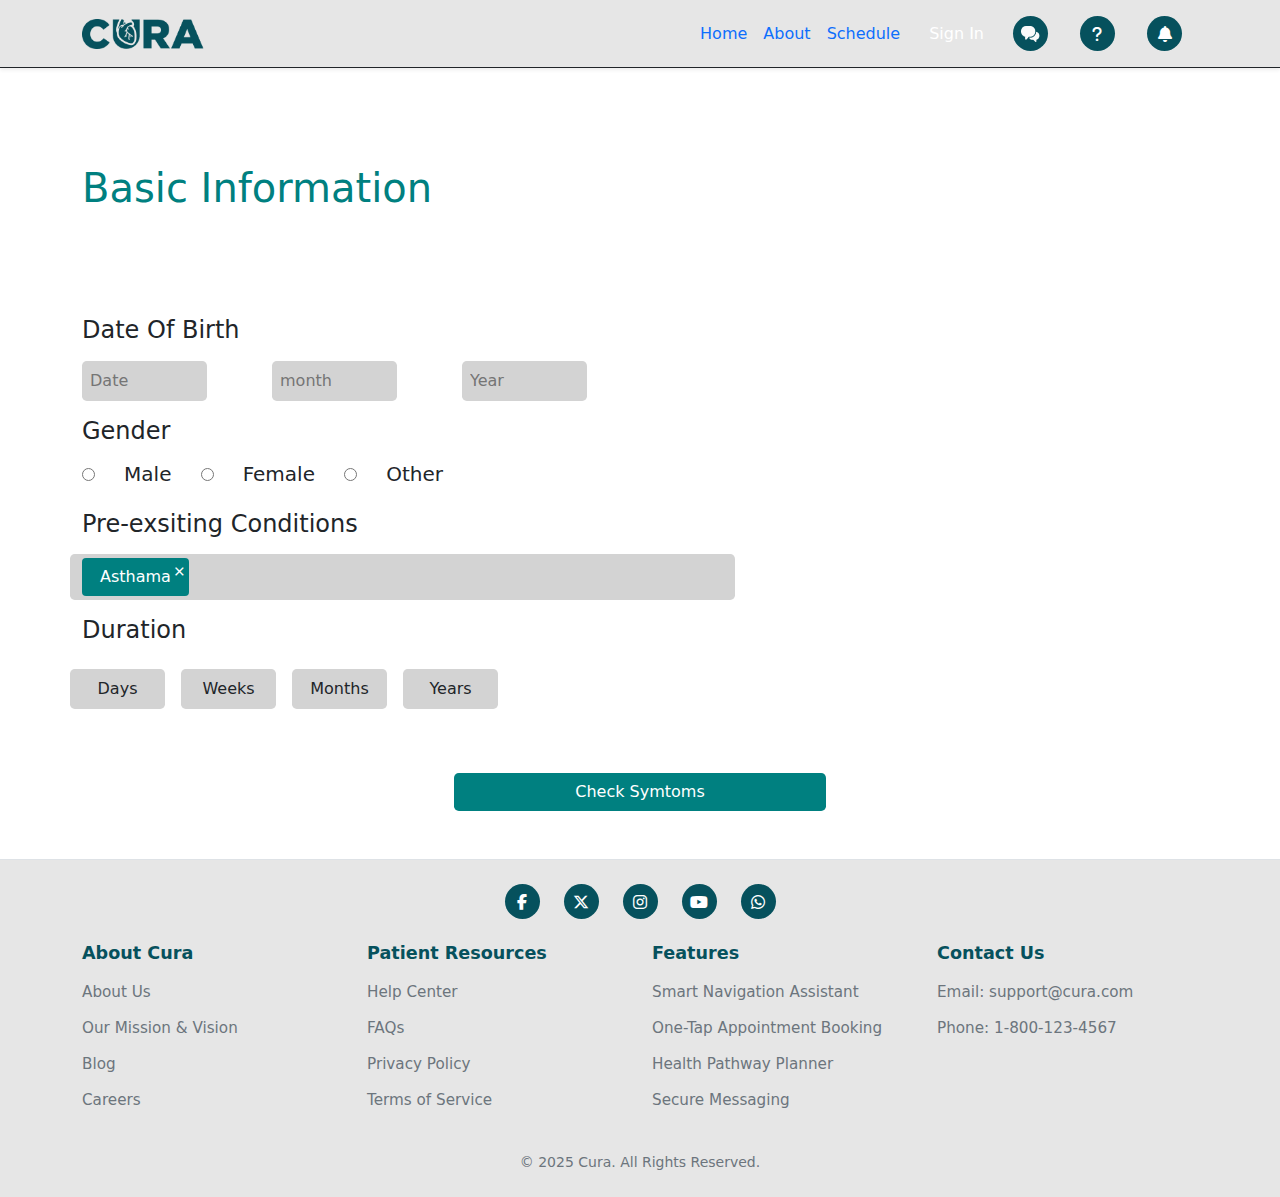
<file: symNav/symNav.html>
<!DOCTYPE html>
<html lang="en">

<head>
    <meta charset="UTF-8">
    <meta name="viewport" content="width=device-width, initial-scale=1.0">
    <title>Symtoms</title>
    <!-- remix icon -->
    <link rel="stylesheet" href="./assets/css/remixicon.css">
    <!-- css file  -->
    <link rel="stylesheet" href="./assets/css/symNav.css">
    <link rel="stylesheet" href="./assets/css/bootstrap.min.css">
    <link rel="stylesheet" href="https://cdnjs.cloudflare.com/ajax/libs/font-awesome/6.7.2/css/all.min.css" />
</head>

<body>
    <!-- Main Navigation -->
    <nav class="navbar navbar-expand-lg shadow-sm border-bottom border-dark">
        <div class="container">
            <!-- Changed from container-fluid -->
            <!-- Brand Logo -->
            <a class="navbar-brand" href="#">
                <img src="../assets/Images/logo.png" alt="Cura Healthcare Logo" height="30" />
            </a>

            <!-- Mobile Toggle -->
            <button class="navbar-toggler" type="button" data-bs-toggle="collapse" data-bs-target="#navbarNav">
                <span class="navbar-toggler-icon"></span>
            </button>

            <!-- Navigation Links -->
            <div class="collapse navbar-collapse" id="navbarNav">
                <ul class="navbar-nav ms-auto align-items-lg-center">
                    <li class="nav-item">
                        <a class="nav-link" href="../index.html">Home</a>
                    </li>
                    <li class="nav-item">
                        <a class="nav-link" href="../about/about.html">About</a>
                    </li>
                    <li class="nav-item">
                        <a class="nav-link" href="../Schedule/schedule.html">Schedule</a>
                        <!-- Fixed capitalization -->
                    </li>
                    <!-- Authentication -->
                    <li class="nav-item ms-2">
                        <a class="btn sign-in-btn" href="#">Sign In</a>
                    </li>
                    <!-- Utility Icons -->
                    <li class="nav-item mx-2">
                        <a href="../chat/chat.html" class="nav-link">
                            <div class="icon-circle">
                                <img src="../assets/Images/Group 78.png" alt="User Profile" />
                            </div>
                        </a>
                    </li>
                    <li class="nav-item mx-2">
                        <a href="#" class="nav-link">
                            <div class="icon-circle">
                                <i class="fa-solid fa-question"></i>
                            </div>
                        </a>
                    </li>
                    <li class="nav-item mx-2">
                        <a href="#" class="nav-link">
                            <div class="icon-circle">
                                <i class="fa-solid fa-bell"></i>
                            </div>
                        </a>
                    </li>
                </ul>
            </div>
        </div>
    </nav>
    <section>
        <div class="container my-5">
            <div class="row">
                <h1 class="fw-semibold py-5 " style="color: teal;">Basic Information</h1>
            </div>
        </div>
    </section>
    <section>
        <div class="container">
            <div class="row">
                <h4 class="d-block h-6 mb-3">Date Of Birth</h4>
                <div class="col-4 col-md-2">
                    <input type="number" class="border-0 rounded-3 p-2" placeholder="Date"
                        style="background-color: lightgrey;width: 75%;">
                </div>

                <div class="col-4 col-md-2">
                    <input type="text" class="border-0 rounded-3 p-2" placeholder="month"
                        style="background-color: lightgrey;width: 75%;">
                </div>

                <div class="col-4 col-md-2">
                    <input type="text" class="border-0 rounded-3 p-2" placeholder="Year"
                        style="background-color: lightgrey;width: 75%;">
                </div>
            </div>
            <div class="row">
                <h4 class="d-block h-6  mb-3 mt-3">Gender</h4>
                <div class="col-12 col-lg-6">
                    <input type="radio">
                    <label for="male" class="ms-4 h5 fw-normal">Male</label>
                    <input type="radio" class="ms-4">
                    <label for="male" class="ms-4 h5 fw-normal">Female</label>
                    <input type="radio" class="ms-4">
                    <label for="male" class="ms-4 h5 fw-normal">Other</label>
                </div>
            </div>
            <div class="row">
                <h4 class="d-block h-6  mb-3 mt-3">Pre-exsiting Conditions</h4>
                <div class="col-12 col-md-7 rounded-3 py-1" style="background-color: lightgrey;">
                    <button class="btn col-4 col-md-4 col-lg-2 text-white position-relative"
                        style="background-color: teal;">Asthama <span class="position-absolute end-0 top-0"><i
                                class="ri-close-fill"></i></span></button>
                </div>
            </div>
            <div class="row">
                <h4 class="d-block h-6  mb-4 mt-3">Duration</h4>
                <div class="col-2 col-lg-1 text-center rounded-3 py-2 mb-3 hot" style="background-color: lightgray;">
                    <span>Days</span>
                </div>
                <div class="col-2 col-lg-1 text-center rounded-3 py-2 ms-3 mb-3 hot"
                    style="background-color: lightgray;">
                    <span>Weeks</span>
                </div>
                <div class="col-2 col-lg-1 text-center rounded-3 py-2 ms-3 mb-3 hot"
                    style="background-color: lightgray;">
                    <span>Months</span>
                </div>
                <div class="col-2 col-lg-1 text-center rounded-3 py-2 ms-3 mb-3 hot"
                    style="background-color: lightgray;">
                    <span>Years</span>
                </div>
            </div>
            <div class="d-flex justify-content-center my-5">
                <button class="col-4 btn text-white rounded-3" style="background-color: teal;">Check Symtoms</button>
            </div>
        </div>
    </section>
    <!-- Footer -->
    <footer class="py-4" style="background-color: var(--gray-light)">
        <!-- Social Media Icons -->
        <div class="container mb-4">
            <div class="social-icons d-flex justify-content-center gap-4">
                <!-- Facebook -->
                <a href="#" class="social-link">
                    <div class="icon-circle">
                        <i class="fa-brands fa-facebook-f"></i>
                    </div>
                </a>
                <!-- Twitter -->
                <a href="#" class="social-link">
                    <div class="icon-circle">
                        <i class="fa-brands fa-x-twitter"></i>
                    </div>
                </a>
                <!-- Instagram -->
                <a href="#" class="social-link">
                    <div class="icon-circle">
                        <i class="fa-brands fa-instagram"></i>
                    </div>
                </a>
                <!-- YouTube -->
                <a href="#" class="social-link">
                    <div class="icon-circle">
                        <i class="fa-brands fa-youtube"></i>
                    </div>
                </a>
                <!-- WhatsApp -->
                <a href="#" class="social-link">
                    <div class="icon-circle">
                        <i class="fa-brands fa-whatsapp"></i>
                    </div>
                </a>
            </div>
        </div>

        <!-- Footer Links -->
        <div class="container mb-4">
            <div class="row g-4">
                <!-- About Cura -->
                <div class="col-lg-3 col-md-6">
                    <h5 class="mb-3">About Cura</h5>
                    <ul class="list-unstyled">
                        <li><a href="#" class="text-muted">About Us</a></li>
                        <li><a href="#" class="text-muted">Our Mission & Vision</a></li>
                        <li><a href="#" class="text-muted">Blog</a></li>
                        <li><a href="#" class="text-muted">Careers</a></li>
                    </ul>
                </div>

                <!-- Patient Resources -->
                <div class="col-lg-3 col-md-6">
                    <h5 class="mb-3">Patient Resources</h5>
                    <ul class="list-unstyled">
                        <li><a href="#" class="text-muted">Help Center</a></li>
                        <li><a href="#" class="text-muted">FAQs</a></li>
                        <li><a href="#" class="text-muted">Privacy Policy</a></li>
                        <li><a href="#" class="text-muted">Terms of Service</a></li>
                    </ul>
                </div>

                <!-- Features -->
                <div class="col-lg-3 col-md-6">
                    <h5 class="mb-3">Features</h5>
                    <ul class="list-unstyled">
                        <li>
                            <a href="#" class="text-muted">Smart Navigation Assistant</a>
                        </li>
                        <li>
                            <a href="#" class="text-muted">One-Tap Appointment Booking</a>
                        </li>
                        <li><a href="#" class="text-muted">Health Pathway Planner</a></li>
                        <li><a href="#" class="text-muted">Secure Messaging</a></li>
                    </ul>
                </div>

                <!-- Contact -->
                <div class="col-lg-3 col-md-6">
                    <h5 class="mb-3">Contact Us</h5>
                    <ul class="list-unstyled">
                        <li>
                            <a href="#" class="text-muted">Email: support@cura.com</a>
                        </li>
                        <li><a href="#" class="text-muted">Phone: 1-800-123-4567</a></li>
                    </ul>
                </div>
            </div>
        </div>

        <!-- Copyright -->
        <div class="container">
            <p class="text-center text-muted small mb-0">
                &copy; 2025 Cura. All Rights Reserved.
            </p>
        </div>
    </footer>
    <!-- form end   -->
    <script src="./assets/JS/bootstrap.bundle.min.js"></script>
</body>

</html>
</file>
<file: homepage/assets/css/homepage.css>
/* Import Fonts */
@import url('https://fonts.googleapis.com/css2?family=Poppins:wght@300;400;500;600;700&display=swap');

/* Base Styles */
:root {
    --primary: #06515d;
    --primary-dark: #053f47;
    --gray-light: #e6e6e6;
    --text-dark: #000;
    --text-muted: #6c757d;
}

body {
    font-family: "Poppins", sans-serif;
}

/* Navigation */
.navbar {
    background-color: var(--gray-light);
}

.sign-in-btn {
    background-color: var(--primary);
    color: white !important;
    transition: all 0.3s ease;
}

.sign-in-btn:hover {
    background-color: var(--primary-dark);
}

.nav-link {
    color: var(--text-dark);
    transition: transform 0.3s ease;
}

.nav-link:hover {
    color: var(--primary);
    transform: translateY(-3px);
    -webkit-transform: translateY(-3px);
    -moz-transform: translateY(-3px);
    -ms-transform: translateY(-3px);
    -o-transform: translateY(-3px);
}

/* Hero Section */
.testimonial-text {
    max-width: 450px;
    padding: 2rem;
    margin-right: 10rem;
    border-radius: 8px;
    font-size: 1.1rem;
    line-height: 1.6;
}

/* Navigation Buttons */
.nav-btn {
    width: 40px;
    height: 40px;
    border-radius: 50%;
    border: none;
    background-color: var(--primary);
    color: white;
    cursor: pointer;
    transition: all 0.3s ease;
    display: flex;
    align-items: center;
    justify-content: center;
}

.nav-btn:hover {
    background-color: var(--primary-dark);
    transform: translateY(-2px);
}

/* Icon Circles */
.icon-circle {
    background-color: var(--primary);
    width: 35px;
    height: 35px;
    border-radius: 50%;
    display: flex;
    align-items: center;
    justify-content: center;
    transition: all 0.3s ease;
}

.icon-circle i {
    color: white;
    font-size: 16px;
}

.social-link {
    transition: transform 0.3s ease;
}

.social-link:hover {
    transform: translateY(-3px);
}

.social-link:hover .icon-circle {
    background-color: var(--primary-dark);
}

/* News Cards */
.news-card {
    max-width: 416px;
    height: 513px;
    margin: 0 auto;
    perspective: 1000px;
}

.news-card-inner {
    position: relative;
    width: 100%;
    height: 100%;
    text-align: center;
    transition: transform 0.8s;
    transform-style: preserve-3d;
    cursor: pointer;
}

.news-card:hover .news-card-inner {
    transform: rotateY(180deg);
}

.news-card-front,
.news-card-back {
    position: absolute;
    width: 100%;
    height: 100%;
    backface-visibility: hidden;
    border-radius: 15px;
    padding: 2rem;
    border: 1px solid #c5c5c5;
    display: flex;
    flex-direction: column;
    justify-content: center;
    align-items: center;
}

.news-card-front {
    background-color: var(--gray-light);
}

.news-card-front h3 {
    font-size: 28px;
    font-weight: 600;
    line-height: 1.5;
}

.news-card-back {
    background-color: var(--primary);
    color: white;
    transform: rotateY(180deg);
}

.news-card-back p {
    font-size: 20px;
    font-weight: 500;
}

/* Section Headers */
.section-title {
    font-size: 44px;
    font-weight: 600;
}

/* Footer */
footer {
    background-color: #f8f9fa;
    border-top: 1px solid #dee2e6;
}

footer h5 {
    color: var(--primary);
    font-weight: 600;
    font-size: 1.1rem;
}

footer .list-unstyled li {
    margin-bottom: 0.75rem;
}

footer .list-unstyled a {
    color: var(--text-muted);
    transition: all 0.3s ease;
    font-size: 0.95rem;
    text-decoration: none;
}

footer .list-unstyled a:hover {
    color: var(--primary-dark) !important;
    padding-left: 5px;
    text-decoration: underline;
}

.social-link {
    text-decoration: none;
}
</file>
<file: about/assets/css/about.css>
*{
    margin: 0;
    padding: 0;
    box-sizing: border-box;
}
/* Import Fonts */
@import url('https://fonts.googleapis.com/css2?family=Poppins:wght@300;400;500;600;700&display=swap');

/* Base Styles */
:root {
    --primary: #06515d;
    --primary-dark: #053f47;
    --gray-light: #e6e6e6;
    --text-dark: #000;
    --text-muted: #6c757d;
}
/* Navigation */
.navbar {
    background-color: var(--gray-light);
}

.sign-in-btn {
    background-color: var(--primary);
    color: white !important;
    transition: all 0.3s ease;
}

.sign-in-btn:hover {
    background-color: var(--primary-dark);
}

.nav-link {
    color: var(--text-dark);
    transition: transform 0.3s ease;
}

.nav-link:hover {
    color: var(--primary);
    transform: translateY(-3px);
    -webkit-transform: translateY(-3px);
    -moz-transform: translateY(-3px);
    -ms-transform: translateY(-3px);
    -o-transform: translateY(-3px);
}
/* Navigation Buttons */
.nav-btn {
    width: 40px;
    height: 40px;
    border-radius: 50%;
    border: none;
    background-color: var(--primary);
    color: white;
    cursor: pointer;
    transition: all 0.3s ease;
    display: flex;
    align-items: center;
    justify-content: center;
  }
  
  .nav-btn:hover {
    background-color: var(--primary-dark);
    transform: translateY(-2px);
  }
  
  /* Icon Circles */
  .icon-circle {
    background-color: var(--primary);
    width: 35px;
    height: 35px;
    border-radius: 50%;
    display: flex;
    align-items: center;
    justify-content: center;
    transition: all 0.3s ease;
  }
  
  .icon-circle i {
    color: white;
    font-size: 16px;
  }
  
  .social-link {
    transition: transform 0.3s ease;
  }
  
  .social-link:hover {
    transform: translateY(-3px);
  }
  
  .social-link:hover .icon-circle {
    background-color: var(--primary-dark);
  }
/* Footer */
footer {
    background-color: #f8f9fa;
    border-top: 1px solid #dee2e6;
}

footer h5 {
    color: var(--primary);
    font-weight: 600;
    font-size: 1.1rem;
}

footer .list-unstyled li {
    margin-bottom: 0.75rem;
}

footer .list-unstyled a {
    color: var(--text-muted);
    transition: all 0.3s ease;
    font-size: 0.95rem;
    text-decoration: none;
}

footer .list-unstyled a:hover {
    color: var(--primary-dark) !important;
    padding-left: 5px;
    text-decoration: underline;
}

.social-link {
    text-decoration: none;
}
</file>
<file: healthMap/assets/css/healthMap.css>
*{
    margin: 0;
    padding: 0;
    box-sizing: border-box;
}
/* Import Fonts */
@import url('https://fonts.googleapis.com/css2?family=Poppins:wght@300;400;500;600;700&display=swap');

/* Base Styles */
:root {
    --primary: #06515d;
    --primary-dark: #053f47;
    --gray-light: #e6e6e6;
    --text-dark: #000;
    --text-muted: #6c757d;
}
/* Navigation */
.navbar {
    background-color: var(--gray-light);
}

.sign-in-btn {
    background-color: var(--primary);
    color: white !important;
    transition: all 0.3s ease;
}

.sign-in-btn:hover {
    background-color: var(--primary-dark);
}

.nav-link {
    color: var(--text-dark);
    transition: transform 0.3s ease;
}

.nav-link:hover {
    color: var(--primary);
    transform: translateY(-3px);
    -webkit-transform: translateY(-3px);
    -moz-transform: translateY(-3px);
    -ms-transform: translateY(-3px);
    -o-transform: translateY(-3px);
}
/* Navigation Buttons */
.nav-btn {
    width: 40px;
    height: 40px;
    border-radius: 50%;
    border: none;
    background-color: var(--primary);
    color: white;
    cursor: pointer;
    transition: all 0.3s ease;
    display: flex;
    align-items: center;
    justify-content: center;
  }
  
  .nav-btn:hover {
    background-color: var(--primary-dark);
    transform: translateY(-2px);
  }
  
  /* Icon Circles */
  .icon-circle {
    background-color: var(--primary);
    width: 35px;
    height: 35px;
    border-radius: 50%;
    display: flex;
    align-items: center;
    justify-content: center;
    transition: all 0.3s ease;
  }
  
  .icon-circle i {
    color: white;
    font-size: 16px;
  }
  
  .social-link {
    transition: transform 0.3s ease;
  }
  
  .social-link:hover {
    transform: translateY(-3px);
  }
  
  .social-link:hover .icon-circle {
    background-color: var(--primary-dark);
  }
/* Footer */
footer {
    background-color: #f8f9fa;
    border-top: 1px solid #dee2e6;
}

footer h5 {
    color: var(--primary);
    font-weight: 600;
    font-size: 1.1rem;
}

footer .list-unstyled li {
    margin-bottom: 0.75rem;
}

footer .list-unstyled a {
    color: var(--text-muted);
    transition: all 0.3s ease;
    font-size: 0.95rem;
    text-decoration: none;
}

footer .list-unstyled a:hover {
    color: var(--primary-dark) !important;
    padding-left: 5px;
    text-decoration: underline;
}

.social-link {
    text-decoration: none;
}
</file>
<file: Schedule/assets/css/schedule.css>
*{
    margin: 0;
    padding: 0;
    box-sizing: border-box;
}
img{
    max-width: 100%;
}
:root {
  --primary: #06515d;
  --primary-dark: #053f47;
  --gray-light: #e6e6e6;
  --text-dark: #000;
  --text-muted: #6c757d;
}
/* Navigation */
.navbar {
  background-color: var(--gray-light);
}

.sign-in-btn {
  background-color: var(--primary);
  color: white !important;
  transition: all 0.3s ease;
}

.sign-in-btn:hover {
  background-color: var(--primary-dark);
}

.nav-link {
  color: var(--text-dark);
  transition: transform 0.3s ease;
}

.nav-link:hover {
  color: var(--primary);
  transform: translateY(-3px);
  -webkit-transform: translateY(-3px);
  -moz-transform: translateY(-3px);
  -ms-transform: translateY(-3px);
  -o-transform: translateY(-3px);
}
/* Navigation Buttons */
.nav-btn {
  width: 40px;
  height: 40px;
  border-radius: 50%;
  border: none;
  background-color: var(--primary);
  color: white;
  cursor: pointer;
  transition: all 0.3s ease;
  display: flex;
  align-items: center;
  justify-content: center;
}

.nav-btn:hover {
  background-color: var(--primary-dark);
  transform: translateY(-2px);
}

/* Icon Circles */
.icon-circle {
  background-color: var(--primary);
  width: 35px;
  height: 35px;
  border-radius: 50%;
  display: flex;
  align-items: center;
  justify-content: center;
  transition: all 0.3s ease;
}

.icon-circle i {
  color: white;
  font-size: 16px;
}

.social-link {
  transition: transform 0.3s ease;
}

.social-link:hover {
  transform: translateY(-3px);
}

.social-link:hover .icon-circle {
  background-color: var(--primary-dark);
}

.calendar {
    width: 90%;
    max-width: 500px;
    text-align: center;
    background: #fff;
    border-radius: 10px;
    box-shadow: 0 4px 10px rgba(0, 0, 0, 0.1);
    padding: 20px;
  }


  .controls {
    display: flex;
    justify-content: space-between;
    align-items: center;
    margin-bottom: 20px;
  }

  #monthSelect {
    font-size: 0.9em;
    padding: 8px 12px;
    border-radius: 5px;
    border: 1px solid #ddd;
    background: #f7f9fc;
    color: #333;
    outline: none;
  }

  .calendar-grid {
    display: grid;
    grid-template-columns: repeat(7, 1fr);
    gap: 8px;
  }

  .day {
    padding: 15px;
    background-color: #E6E6E6;
    color: #333;
    cursor: pointer;
    border-radius: 8px;
    transition: background-color 0.2s;
    min-height: 70px;
    position: relative;
    font-size: 0.9em;
  }

  .day:hover {
    background-color: #e0e6ef;
  }

  .note {
    font-size: 0.75em;
    margin-top: 5px;
    color: #555;
  }

  .note-entry {
    border-top: 1px solid #ddd;
    padding-top: 5px;
    margin-top: 5px;
  }

  .modal {
    display: none;
    position: fixed;
    top: 0;
    left: 0;
    width: 100%;
    height: 100%;
    background-color: rgba(0, 0, 0, 0.4);
    justify-content: center;
    align-items: center;
  }

  .modal-content {
    background-color: #fff;
    padding: 20px;
    border-radius: 8px;
    width: 90%;
    max-width: 300px;
    text-align: left;
    box-shadow: 0 4px 10px rgba(0, 0, 0, 0.1);
  }

  .close {
    font-size: 1.5em;
    cursor: pointer;
    color: #888;
    float: right;
  }

  .close:hover {
    color: #555;
  }

  textarea, input[type="time"] {
    width: 100%;
    padding: 10px;
    margin-top: 10px;
    border: 1px solid #ddd;
    border-radius: 5px;
    font-size: 0.9em;
  }

  #saveNote {
    background-color: #4caf50;
    color: white;
    padding: 10px;
    margin-top: 15px;
    border: none;
    cursor: pointer;
    width: 100%;
    border-radius: 5px;
    font-size: 1em;
    transition: background-color 0.2s;
  }

  #saveNote:hover {
    background-color: #43a047;
  }
/* Footer */
footer {
  background-color: #f8f9fa;
  border-top: 1px solid #dee2e6;
}

footer h5 {
  color: var(--primary);
  font-weight: 600;
  font-size: 1.1rem;
}

footer .list-unstyled li {
  margin-bottom: 0.75rem;
}

footer .list-unstyled a {
  color: var(--text-muted);
  transition: all 0.3s ease;
  font-size: 0.95rem;
  text-decoration: none;
}

footer .list-unstyled a:hover {
  color: var(--primary-dark) !important;
  padding-left: 5px;
  text-decoration: underline;
}

.social-link {
  text-decoration: none;
}
</file>
<file: secMsg/assets/css/secMsg.css>
*{
    margin: 0;
    padding: 0;
    box-sizing: border-box;
}

:root {
    --primary: #06515d;
    --primary-dark: #053f47;
    --gray-light: #e6e6e6;
    --text-dark: #000;
    --text-muted: #6c757d;
}

.sign-in-btn {
    background-color: var(--primary);
    color: white !important;
    transition: all 0.3s ease;
}

.sign-in-btn:hover {
    background-color: var(--primary-dark);
}

.nav-link {
    color: var(--text-dark);
    transition: transform 0.3s ease;
}

.nav-link:hover {
    color: var(--primary);
    transform: translateY(-3px);
    -webkit-transform: translateY(-3px);
    -moz-transform: translateY(-3px);
    -ms-transform: translateY(-3px);
    -o-transform: translateY(-3px);
}

.icon-circle {
    background-color: var(--primary);
    width: 35px;
    height: 35px;
    border-radius: 50%;
    display: flex;
    align-items: center;
    justify-content: center;
    transition: all 0.3s ease;
}

.icon-circle i {
    background-color: var(--primary);
    width: 35px;
    height: 35px;
    color: #fff;
    border-radius: 50%;
    display: flex;
    align-items: center;
    justify-content: center;
    transition: all 0.3s ease;
}

/* Footer */
footer {
    background-color: #f8f9fa;
    border-top: 1px solid #dee2e6;
}

footer h5 {
    color: var(--primary);
    font-weight: 600;
    font-size: 1.1rem;
}

footer .list-unstyled li {
    margin-bottom: 0.75rem;
}

footer .list-unstyled a {
    color: var(--text-muted);
    transition: all 0.3s ease;
    font-size: 0.95rem;
    text-decoration: none;
}

footer .list-unstyled a:hover {
    color: var(--primary-dark) !important;
    padding-left: 5px;
    text-decoration: underline;
}

.social-link {
    text-decoration: none;
}
</file>
<file: symAccordian/assets/css/symAccordian.css>
*{
    margin: 0;
    padding: 0;
    box-sizing: border-box;
}

:root {
    --primary: #06515d;
    --primary-dark: #053f47;
    --gray-light: #e6e6e6;
    --text-dark: #000;
    --text-muted: #6c757d;
}

.sign-in-btn {
    background-color: var(--primary);
    color: white !important;
    transition: all 0.3s ease;
}

.sign-in-btn:hover {
    background-color: var(--primary-dark);
}

.nav-link {
    color: var(--text-dark);
    transition: transform 0.3s ease;
}

.nav-link:hover {
    color: var(--primary);
    transform: translateY(-3px);
    -webkit-transform: translateY(-3px);
    -moz-transform: translateY(-3px);
    -ms-transform: translateY(-3px);
    -o-transform: translateY(-3px);
}

.icon-circle {
    background-color: var(--primary);
    width: 35px;
    height: 35px;
    border-radius: 50%;
    display: flex;
    align-items: center;
    justify-content: center;
    transition: all 0.3s ease;
}

.icon-circle i {
    background-color: var(--primary);
    width: 35px;
    height: 35px;
    color: #fff;
    border-radius: 50%;
    display: flex;
    align-items: center;
    justify-content: center;
    transition: all 0.3s ease;
}

/* Footer */
footer {
    background-color: #f8f9fa;
    border-top: 1px solid #dee2e6;
}

footer h5 {
    color: var(--primary);
    font-weight: 600;
    font-size: 1.1rem;
}

footer .list-unstyled li {
    margin-bottom: 0.75rem;
}

footer .list-unstyled a {
    color: var(--text-muted);
    transition: all 0.3s ease;
    font-size: 0.95rem;
    text-decoration: none;
}

footer .list-unstyled a:hover {
    color: var(--primary-dark) !important;
    padding-left: 5px;
    text-decoration: underline;
}

.social-link {
    text-decoration: none;
}
</file>
<file: symForm/assets/css/symForm.css>
*{
    margin: 0;
    padding: 0;
    box-sizing: border-box;
}

:root {
    --primary: #06515d;
    --primary-dark: #053f47;
    --gray-light: #e6e6e6;
    --text-dark: #000;
    --text-muted: #6c757d;
}

.sign-in-btn {
    background-color: var(--primary);
    color: white !important;
    transition: all 0.3s ease;
}

.sign-in-btn:hover {
    background-color: var(--primary-dark);
}

.nav-link {
    color: var(--text-dark);
    transition: transform 0.3s ease;
}

.nav-link:hover {
    color: var(--primary);
    transform: translateY(-3px);
    -webkit-transform: translateY(-3px);
    -moz-transform: translateY(-3px);
    -ms-transform: translateY(-3px);
    -o-transform: translateY(-3px);
}

.icon-circle {
    background-color: var(--primary);
    width: 35px;
    height: 35px;
    border-radius: 50%;
    display: flex;
    align-items: center;
    justify-content: center;
    transition: all 0.3s ease;
}

.icon-circle i {
    background-color: var(--primary);
    width: 35px;
    height: 35px;
    color: #fff;
    border-radius: 50%;
    display: flex;
    align-items: center;
    justify-content: center;
    transition: all 0.3s ease;
}

/* Footer */
footer {
    background-color: #f8f9fa;
    border-top: 1px solid #dee2e6;
}

footer h5 {
    color: var(--primary);
    font-weight: 600;
    font-size: 1.1rem;
}

footer .list-unstyled li {
    margin-bottom: 0.75rem;
}

footer .list-unstyled a {
    color: var(--text-muted);
    transition: all 0.3s ease;
    font-size: 0.95rem;
    text-decoration: none;
}

footer .list-unstyled a:hover {
    color: var(--primary-dark) !important;
    padding-left: 5px;
    text-decoration: underline;
}

.social-link {
    text-decoration: none;
}
</file>
<file: symNav/assets/css/symNav.css>
*{
    margin: 0;
    padding: 0;
    box-sizing: border-box;
}
.hot:hover{
    background-color: teal !important;
    cursor: pointer;
    color: white;
}
:root {
    --primary: #06515d;
    --primary-dark: #053f47;
    --gray-light: #e6e6e6;
    --text-dark: #000;
    --text-muted: #6c757d;
  }
  /* Navigation */
  .navbar {
    background-color: var(--gray-light);
  }
  
  .sign-in-btn {
    background-color: var(--primary);
    color: white !important;
    transition: all 0.3s ease;
  }
  
  .sign-in-btn:hover {
    background-color: var(--primary-dark);
  }
  
  .nav-link {
    color: var(--text-dark);
    transition: transform 0.3s ease;
  }
  
  .nav-link:hover {
    color: var(--primary);
    transform: translateY(-3px);
    -webkit-transform: translateY(-3px);
    -moz-transform: translateY(-3px);
    -ms-transform: translateY(-3px);
    -o-transform: translateY(-3px);
  }
  /* Navigation Buttons */
  .nav-btn {
    width: 40px;
    height: 40px;
    border-radius: 50%;
    border: none;
    background-color: var(--primary);
    color: white;
    cursor: pointer;
    transition: all 0.3s ease;
    display: flex;
    align-items: center;
    justify-content: center;
  }
  
  .nav-btn:hover {
    background-color: var(--primary-dark);
    transform: translateY(-2px);
  }
  
  /* Icon Circles */
  .icon-circle {
    background-color: var(--primary);
    width: 35px;
    height: 35px;
    border-radius: 50%;
    display: flex;
    align-items: center;
    justify-content: center;
    transition: all 0.3s ease;
  }
  
  .icon-circle i {
    color: white;
    font-size: 16px;
  }
  
  .social-link {
    transition: transform 0.3s ease;
  }
  
  .social-link:hover {
    transform: translateY(-3px);
  }
  
  .social-link:hover .icon-circle {
    background-color: var(--primary-dark);
  }
/* Footer */
footer {
    background-color: #f8f9fa;
    border-top: 1px solid #dee2e6;
  }
  
  footer h5 {
    color: var(--primary);
    font-weight: 600;
    font-size: 1.1rem;
  }
  
  footer .list-unstyled li {
    margin-bottom: 0.75rem;
  }
  
  footer .list-unstyled a {
    color: var(--text-muted);
    transition: all 0.3s ease;
    font-size: 0.95rem;
    text-decoration: none;
  }
  
  footer .list-unstyled a:hover {
    color: var(--primary-dark) !important;
    padding-left: 5px;
    text-decoration: underline;
  }
  
  .social-link {
    text-decoration: none;
  }
</file>
